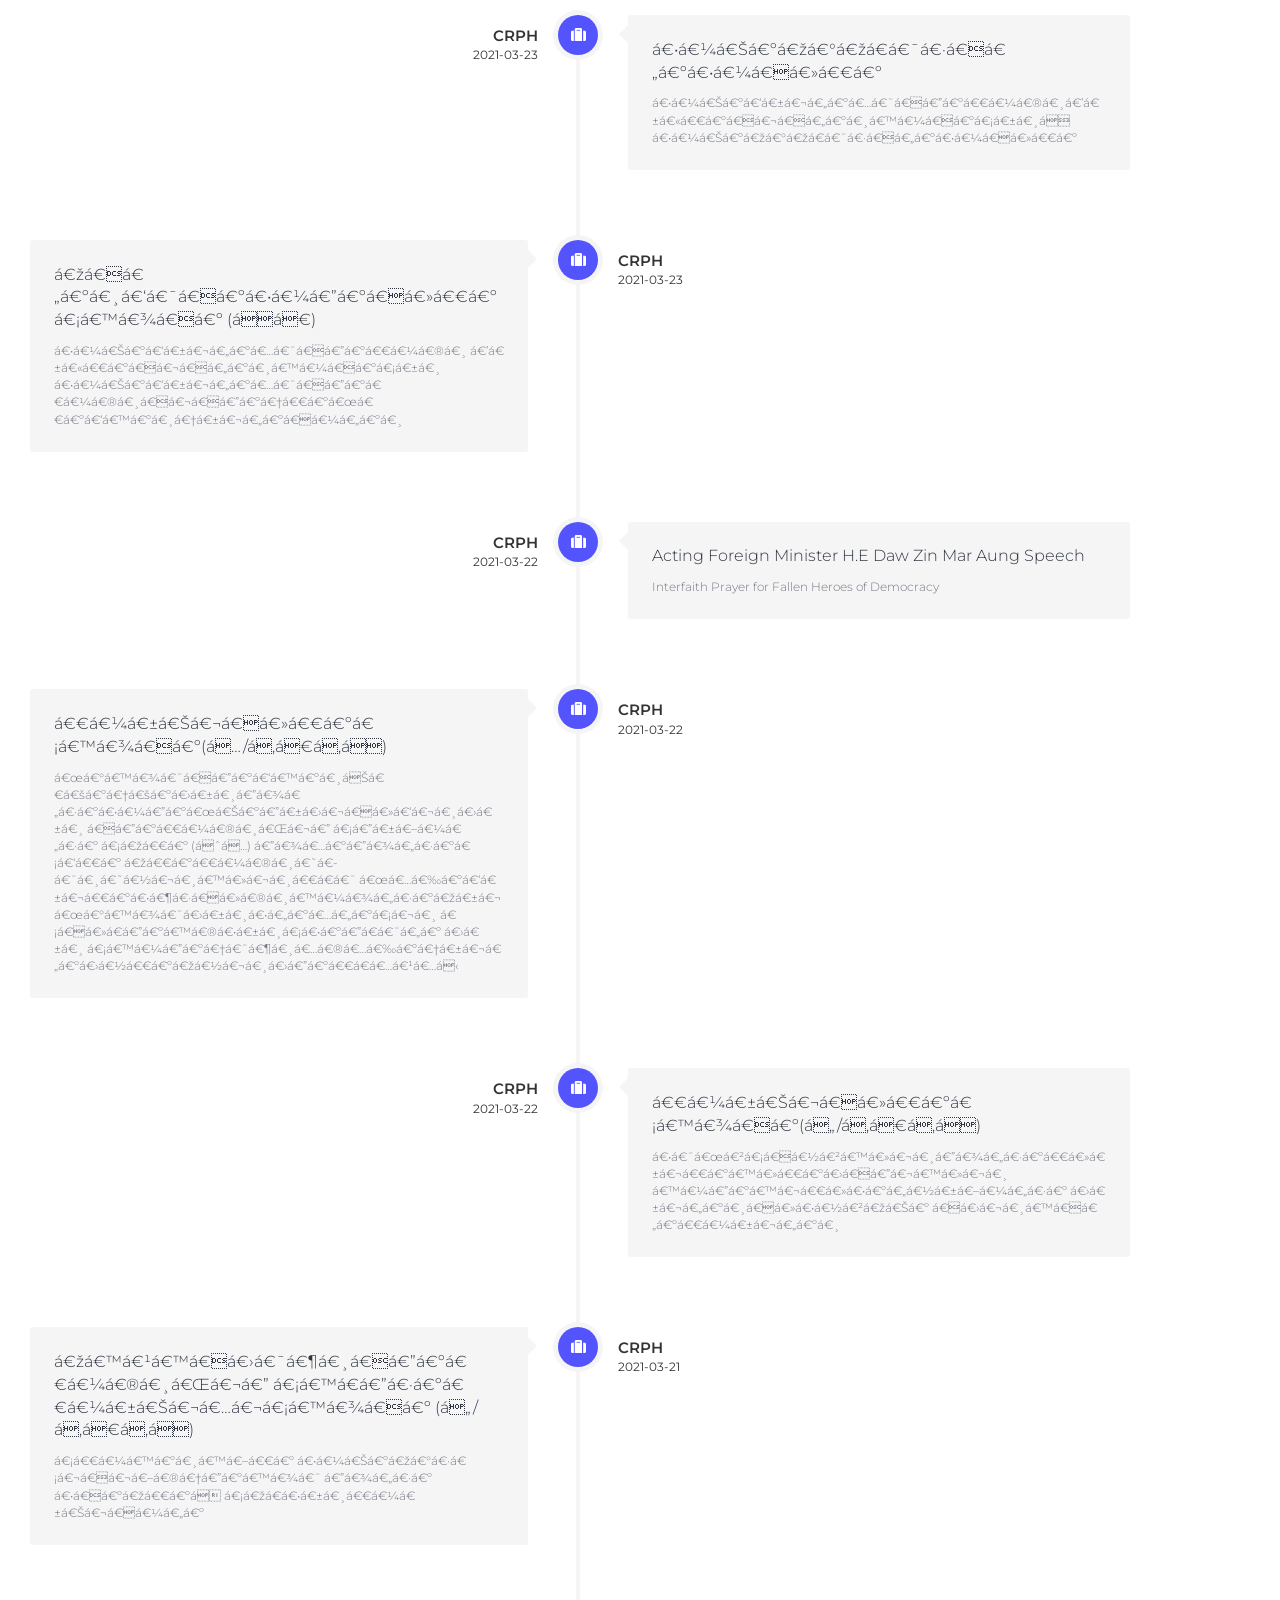
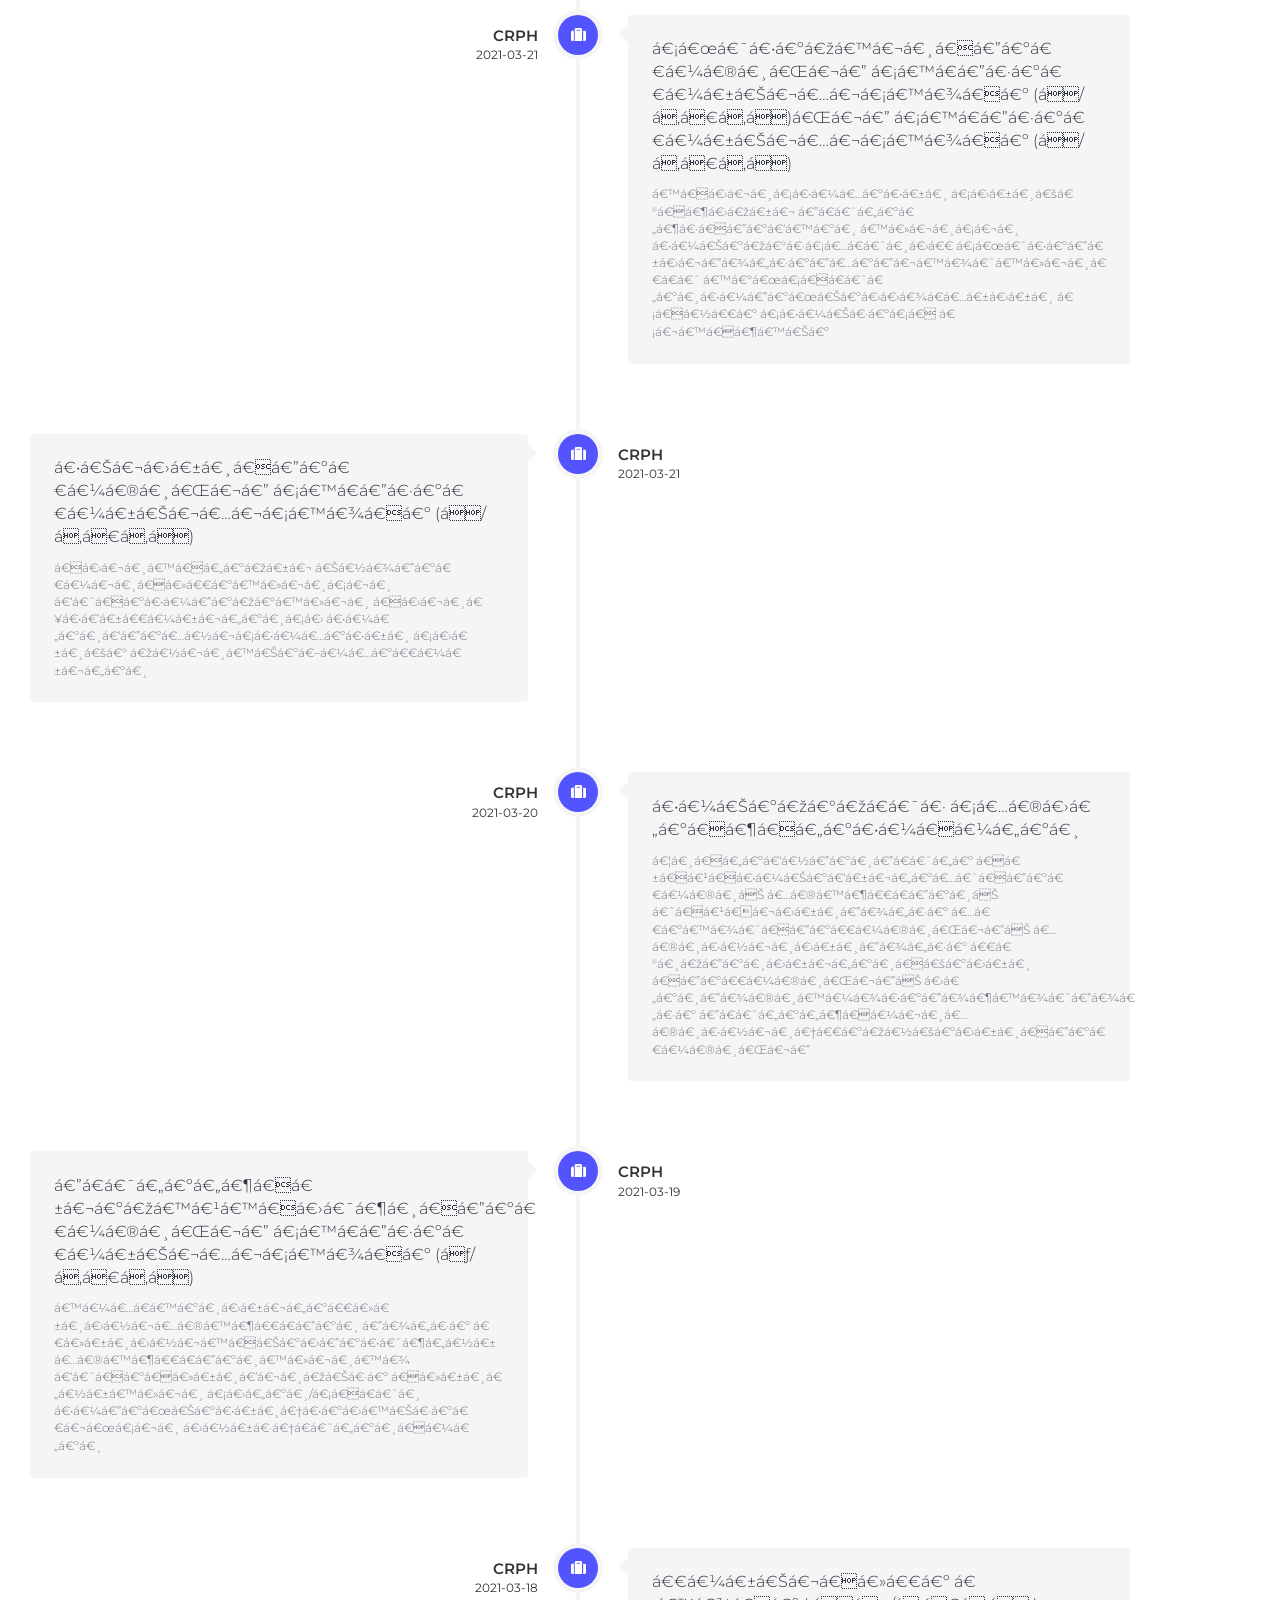
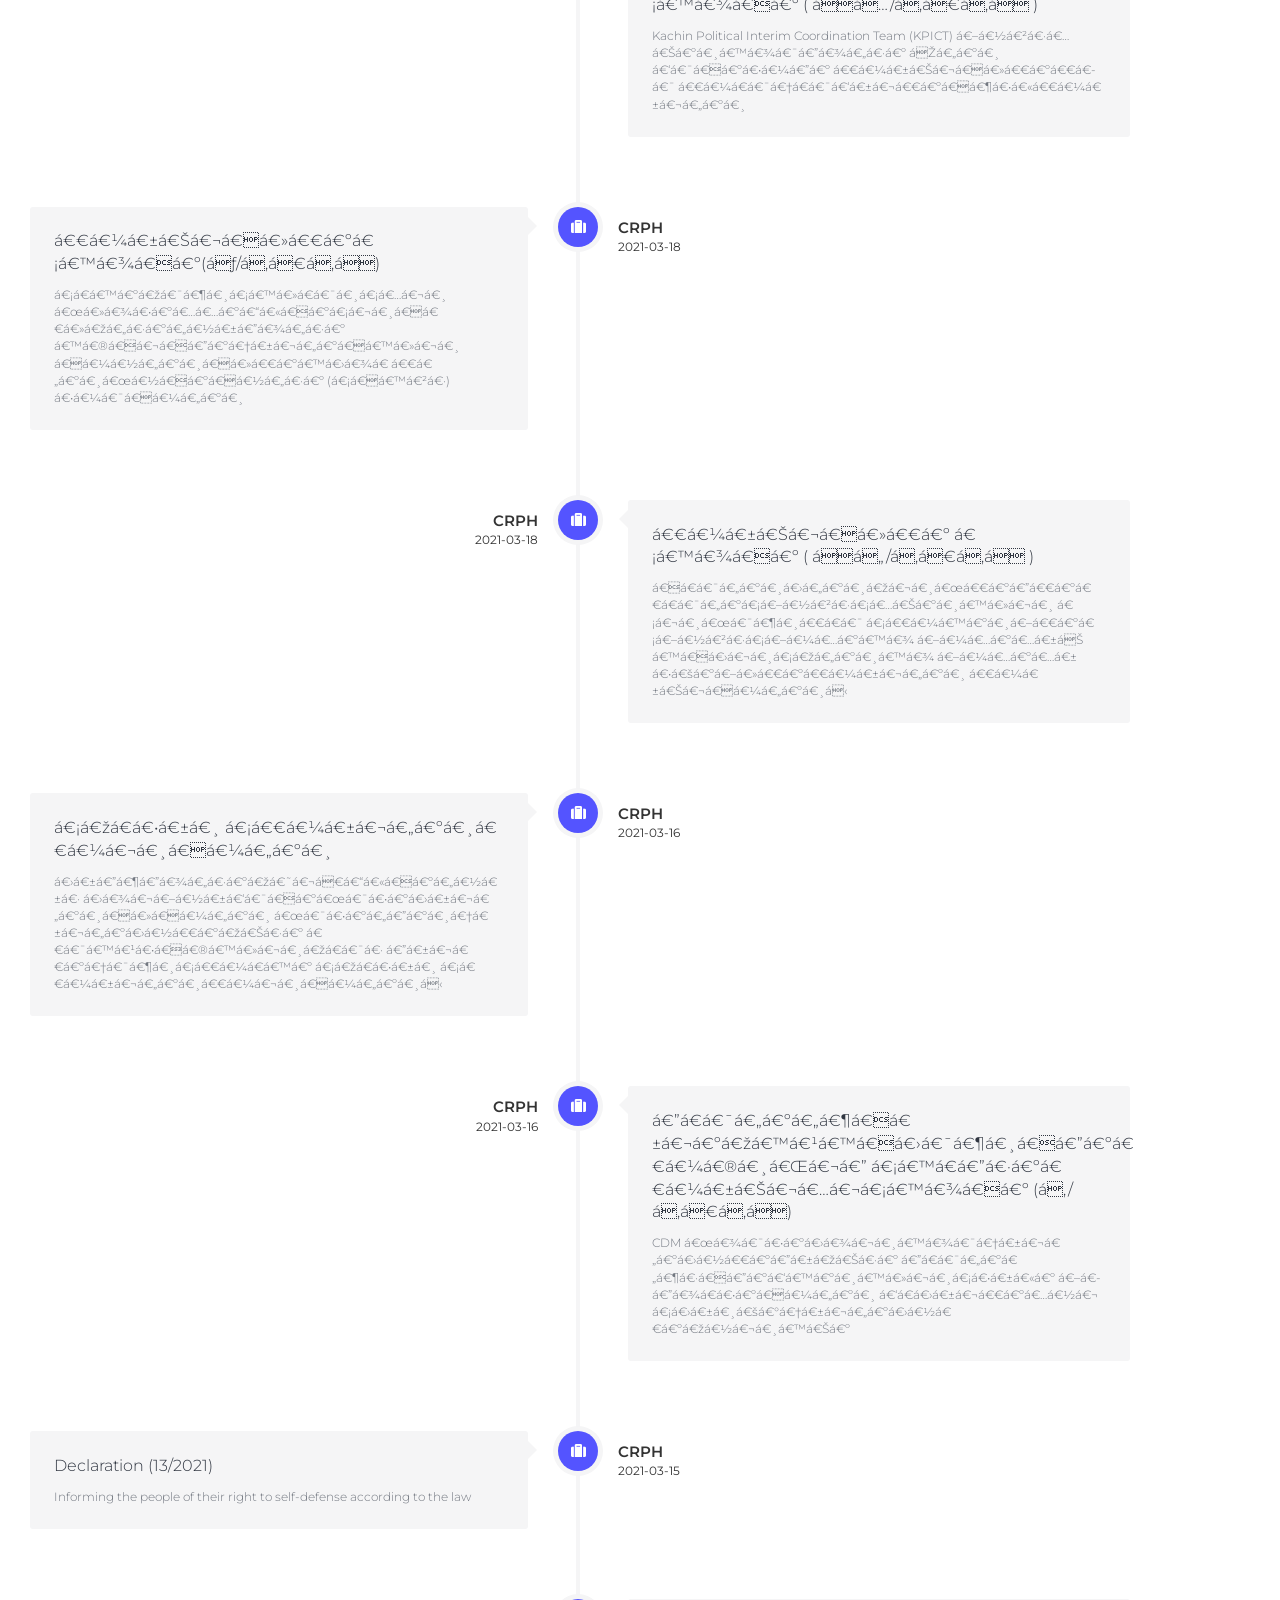
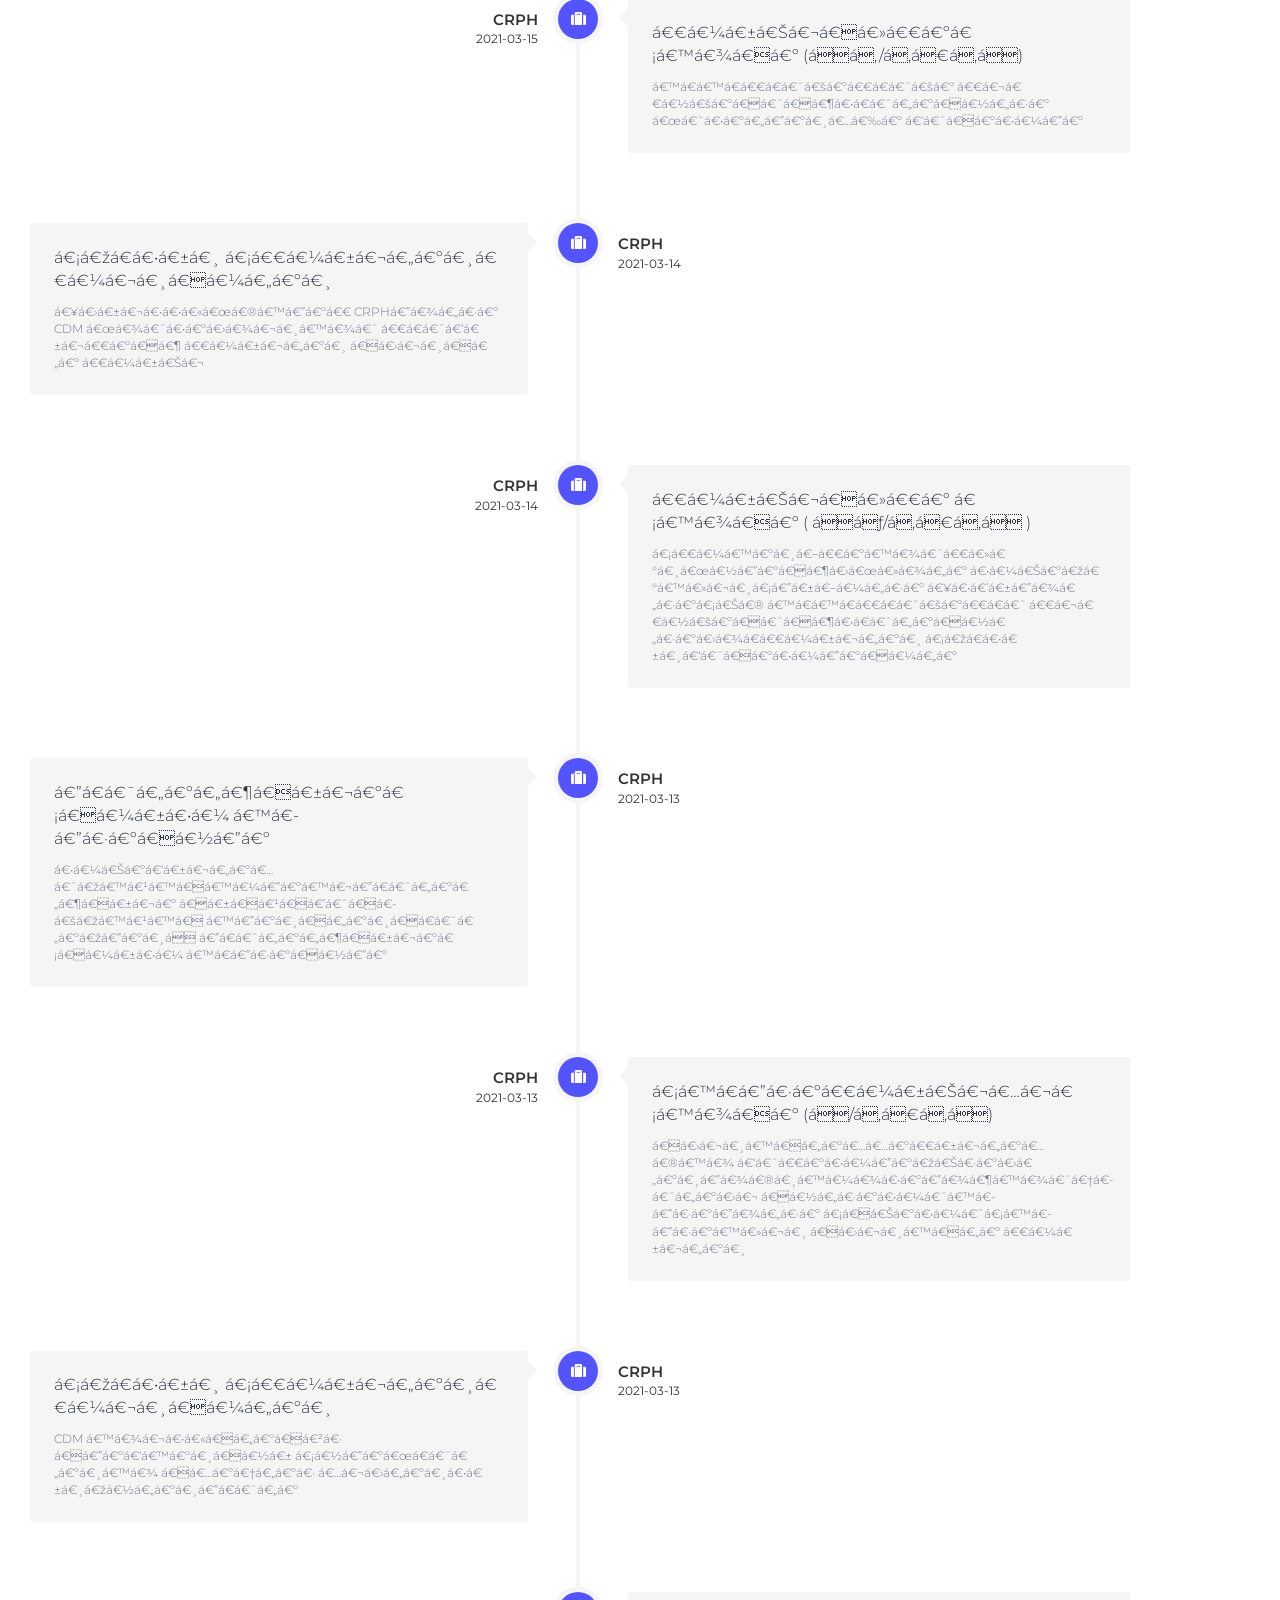
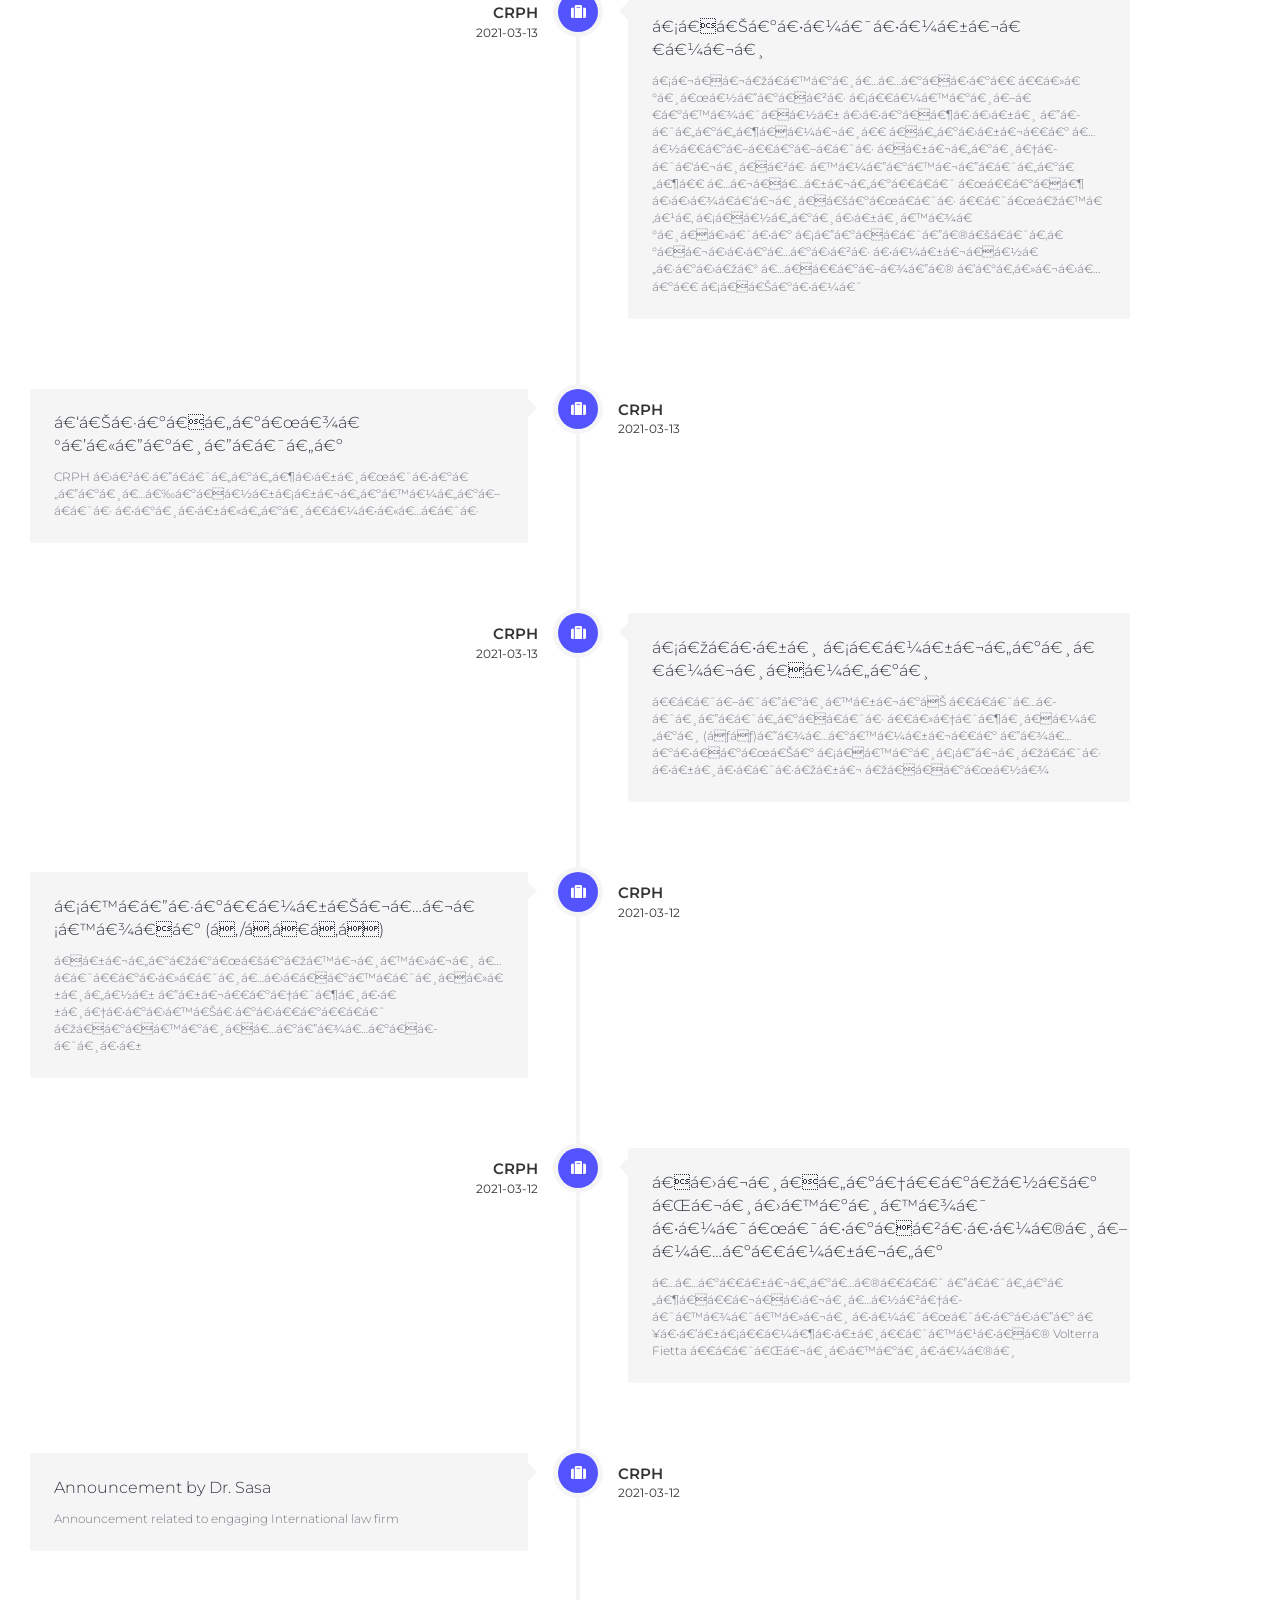
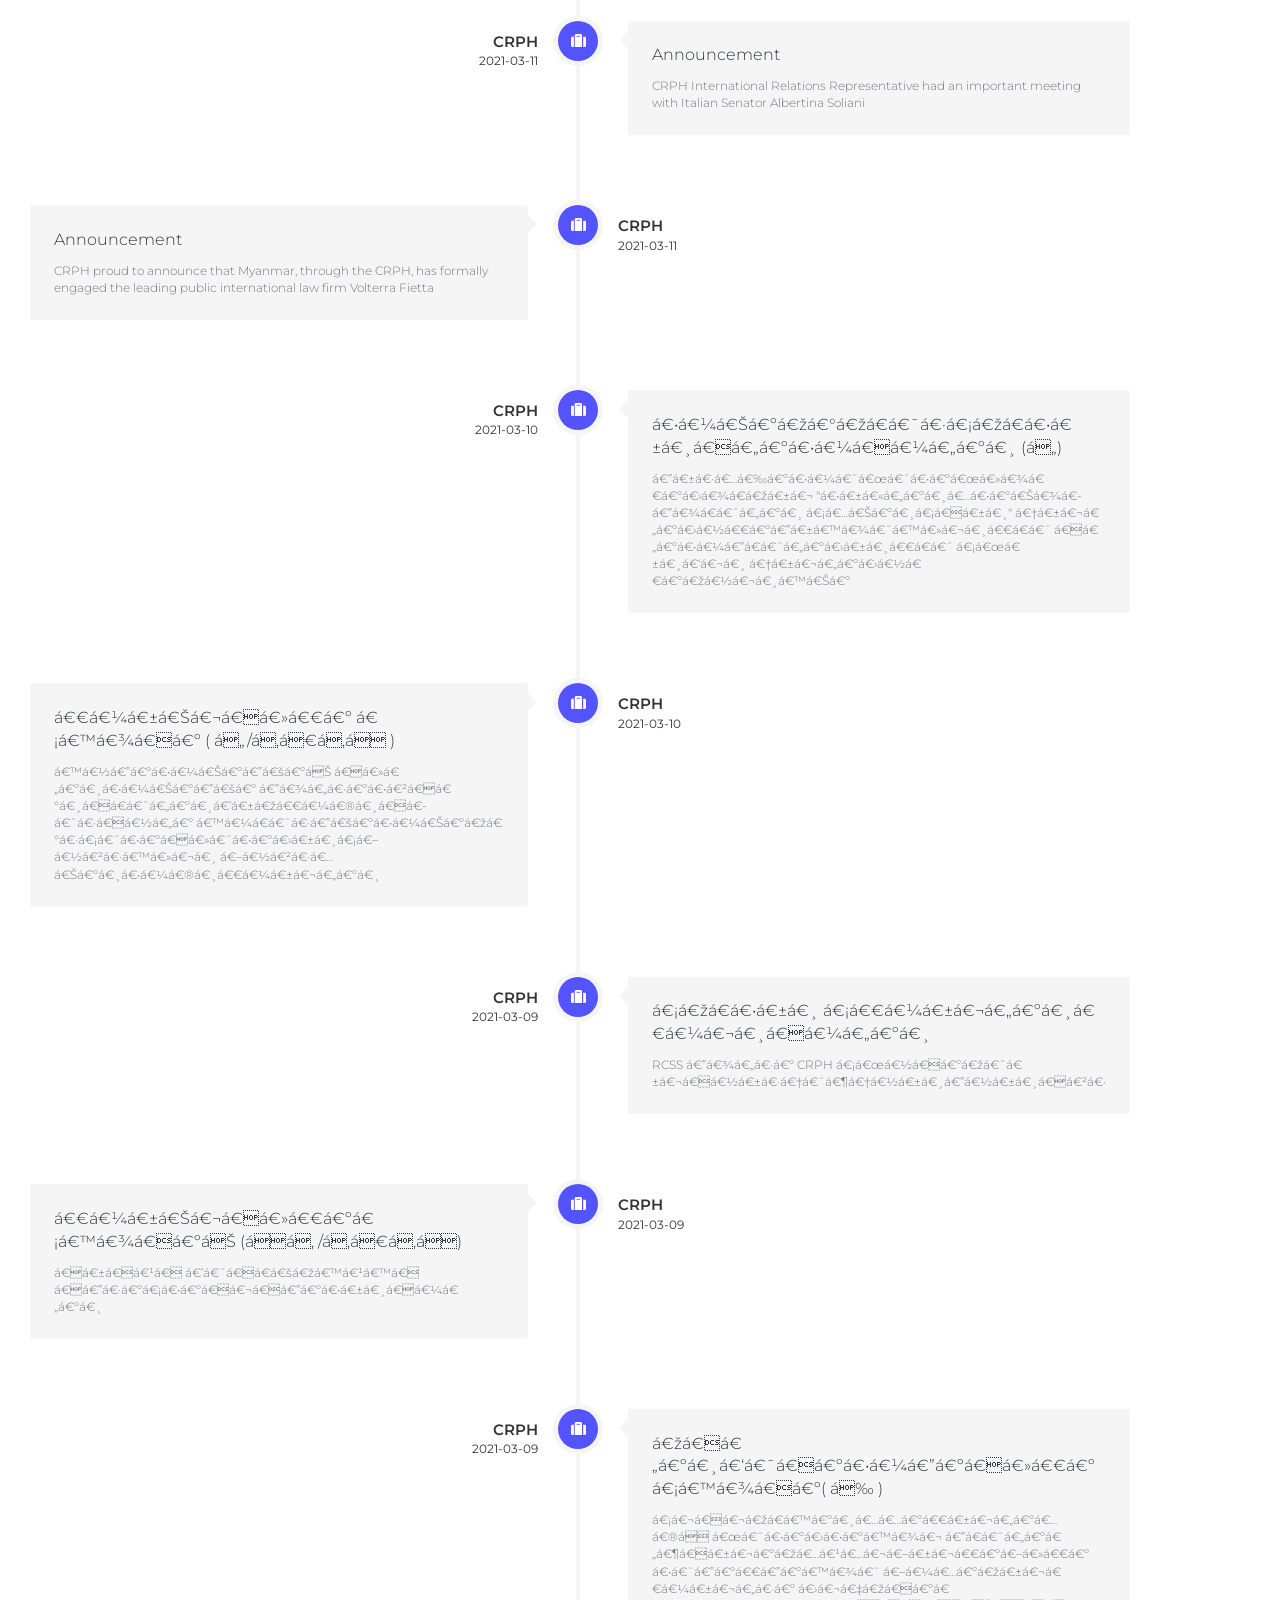
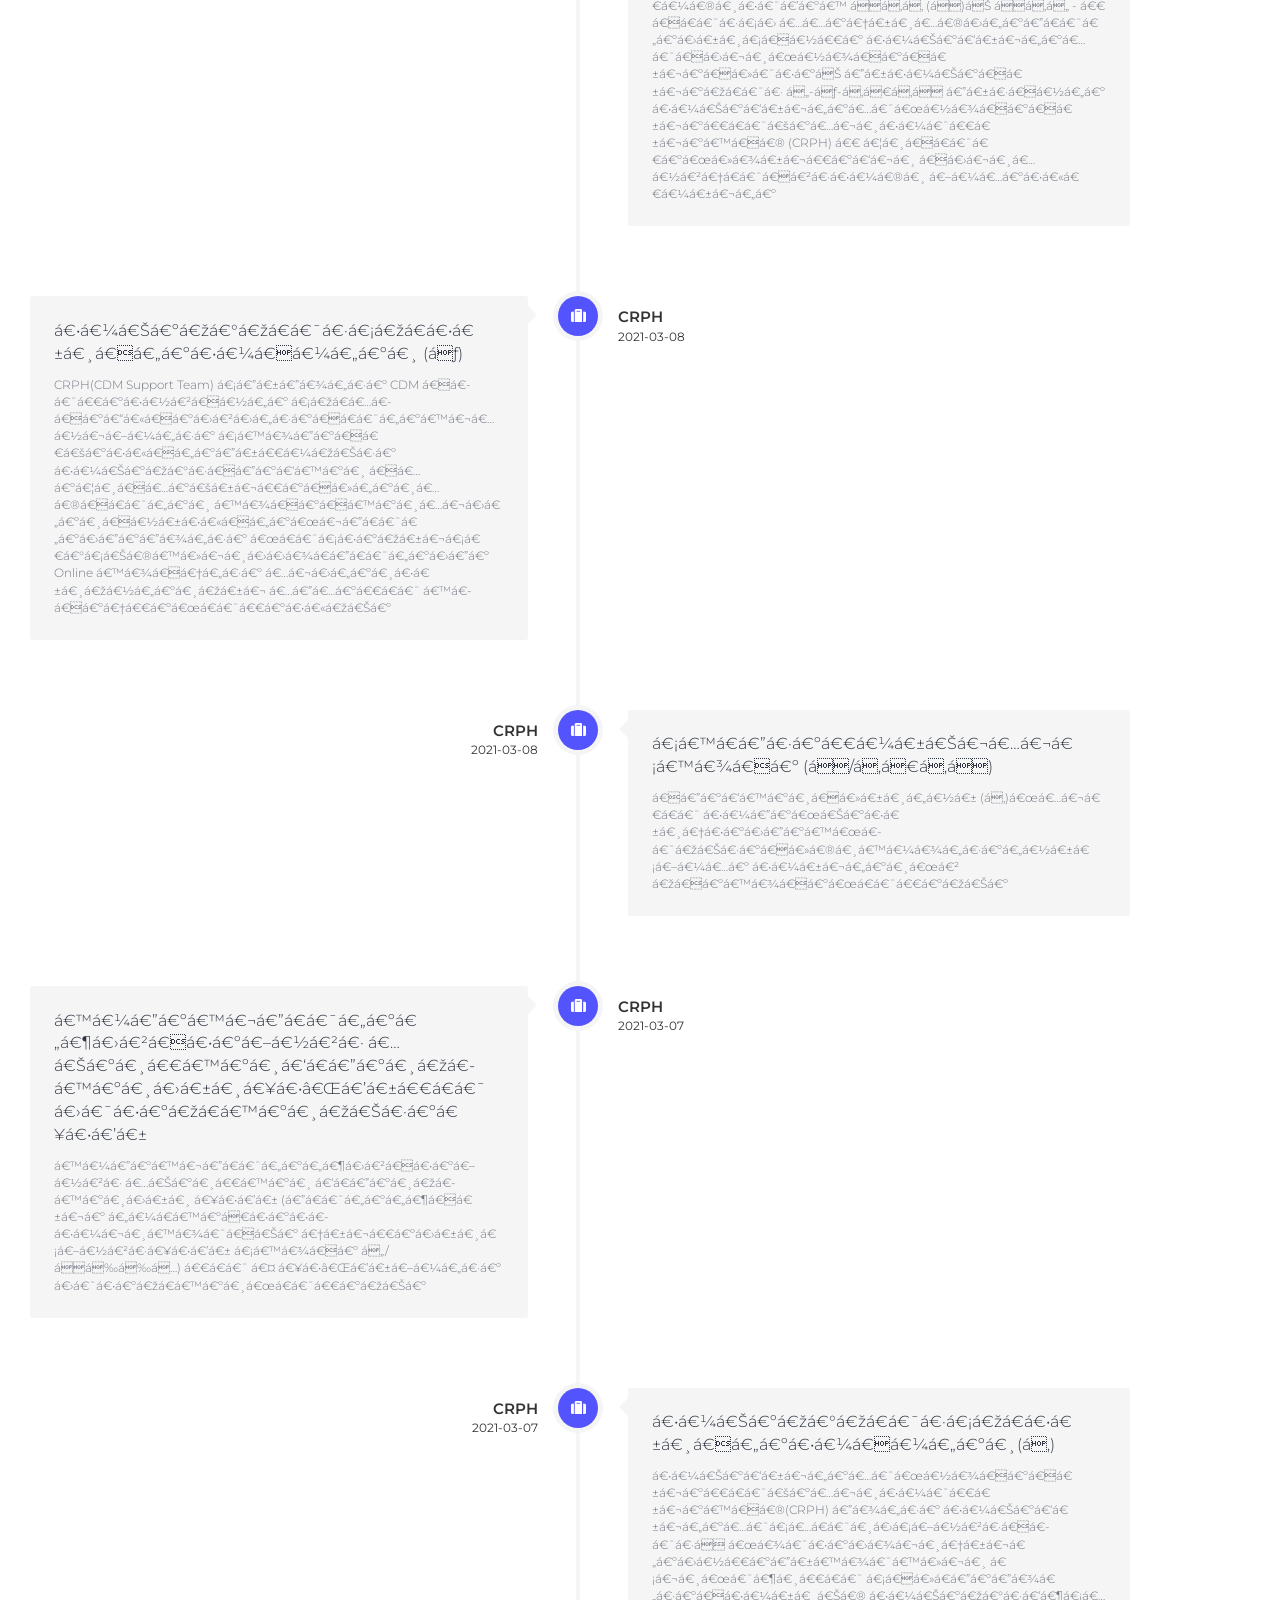
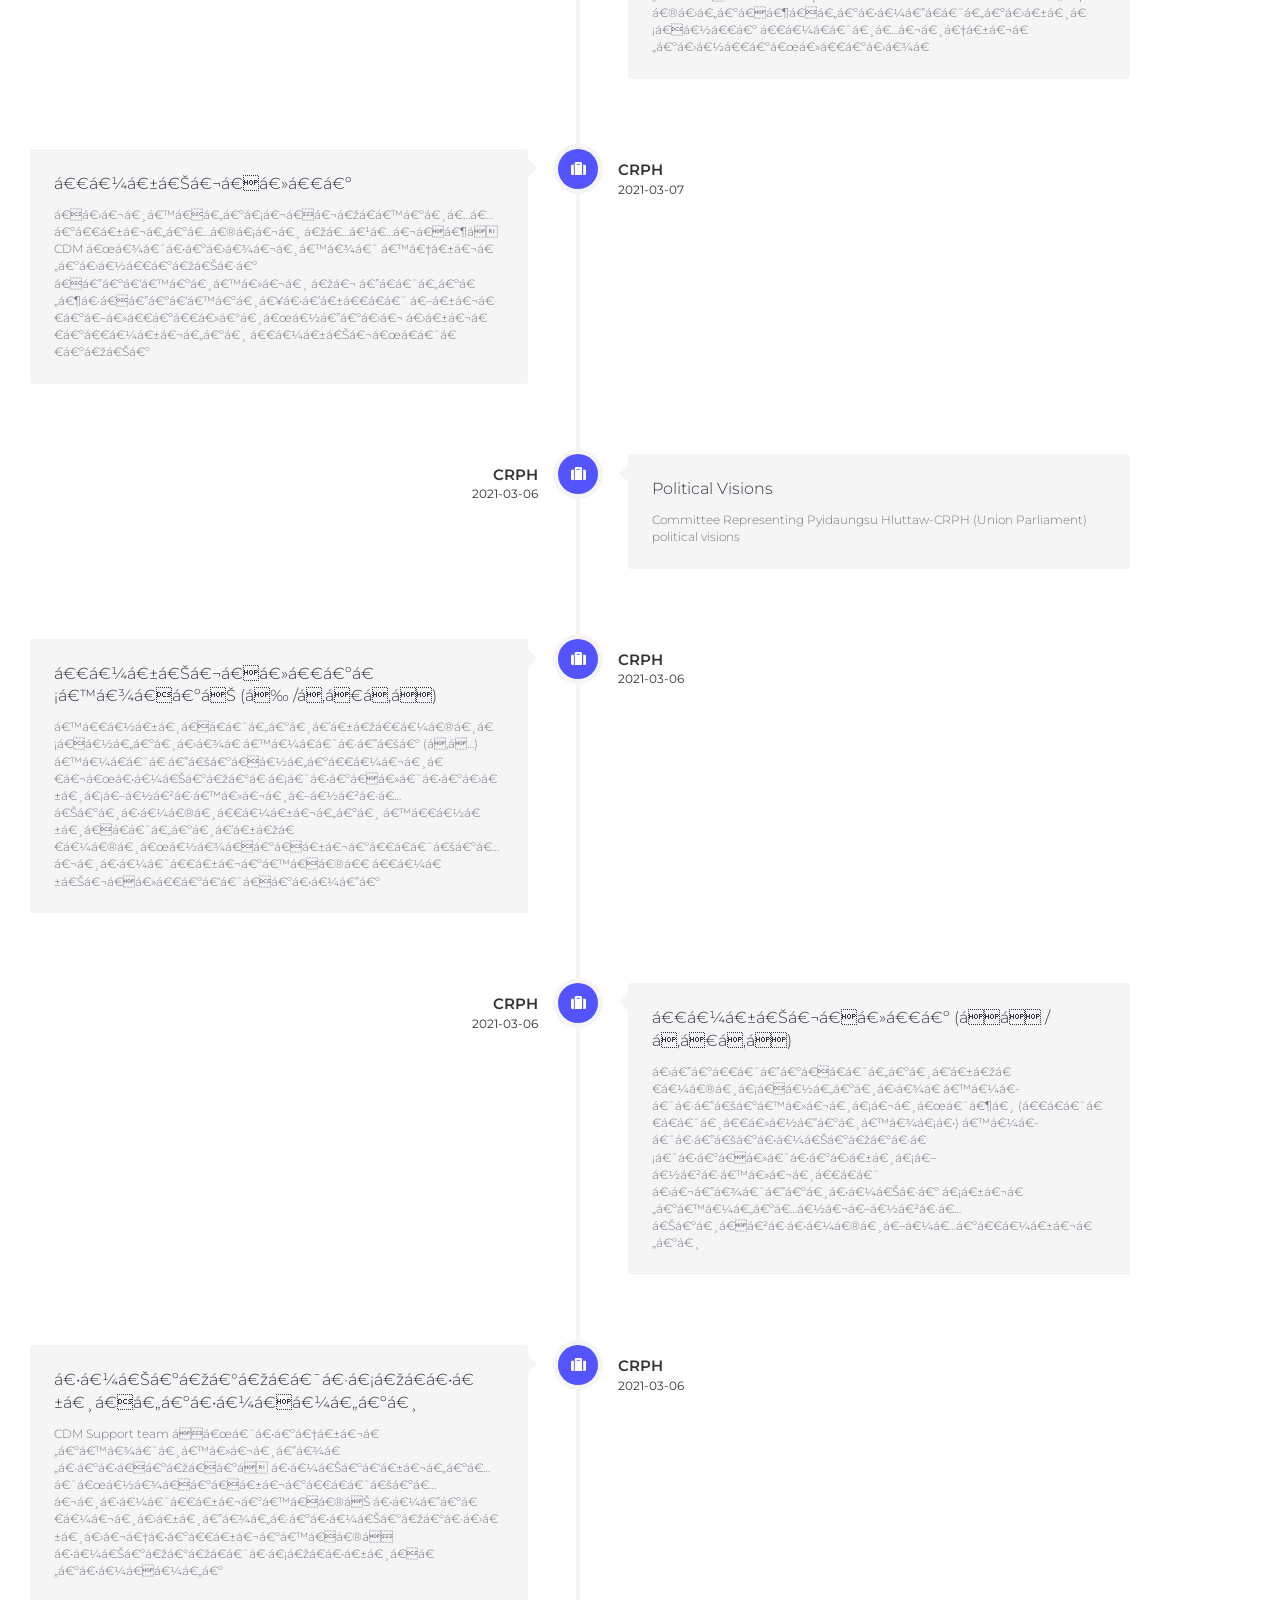
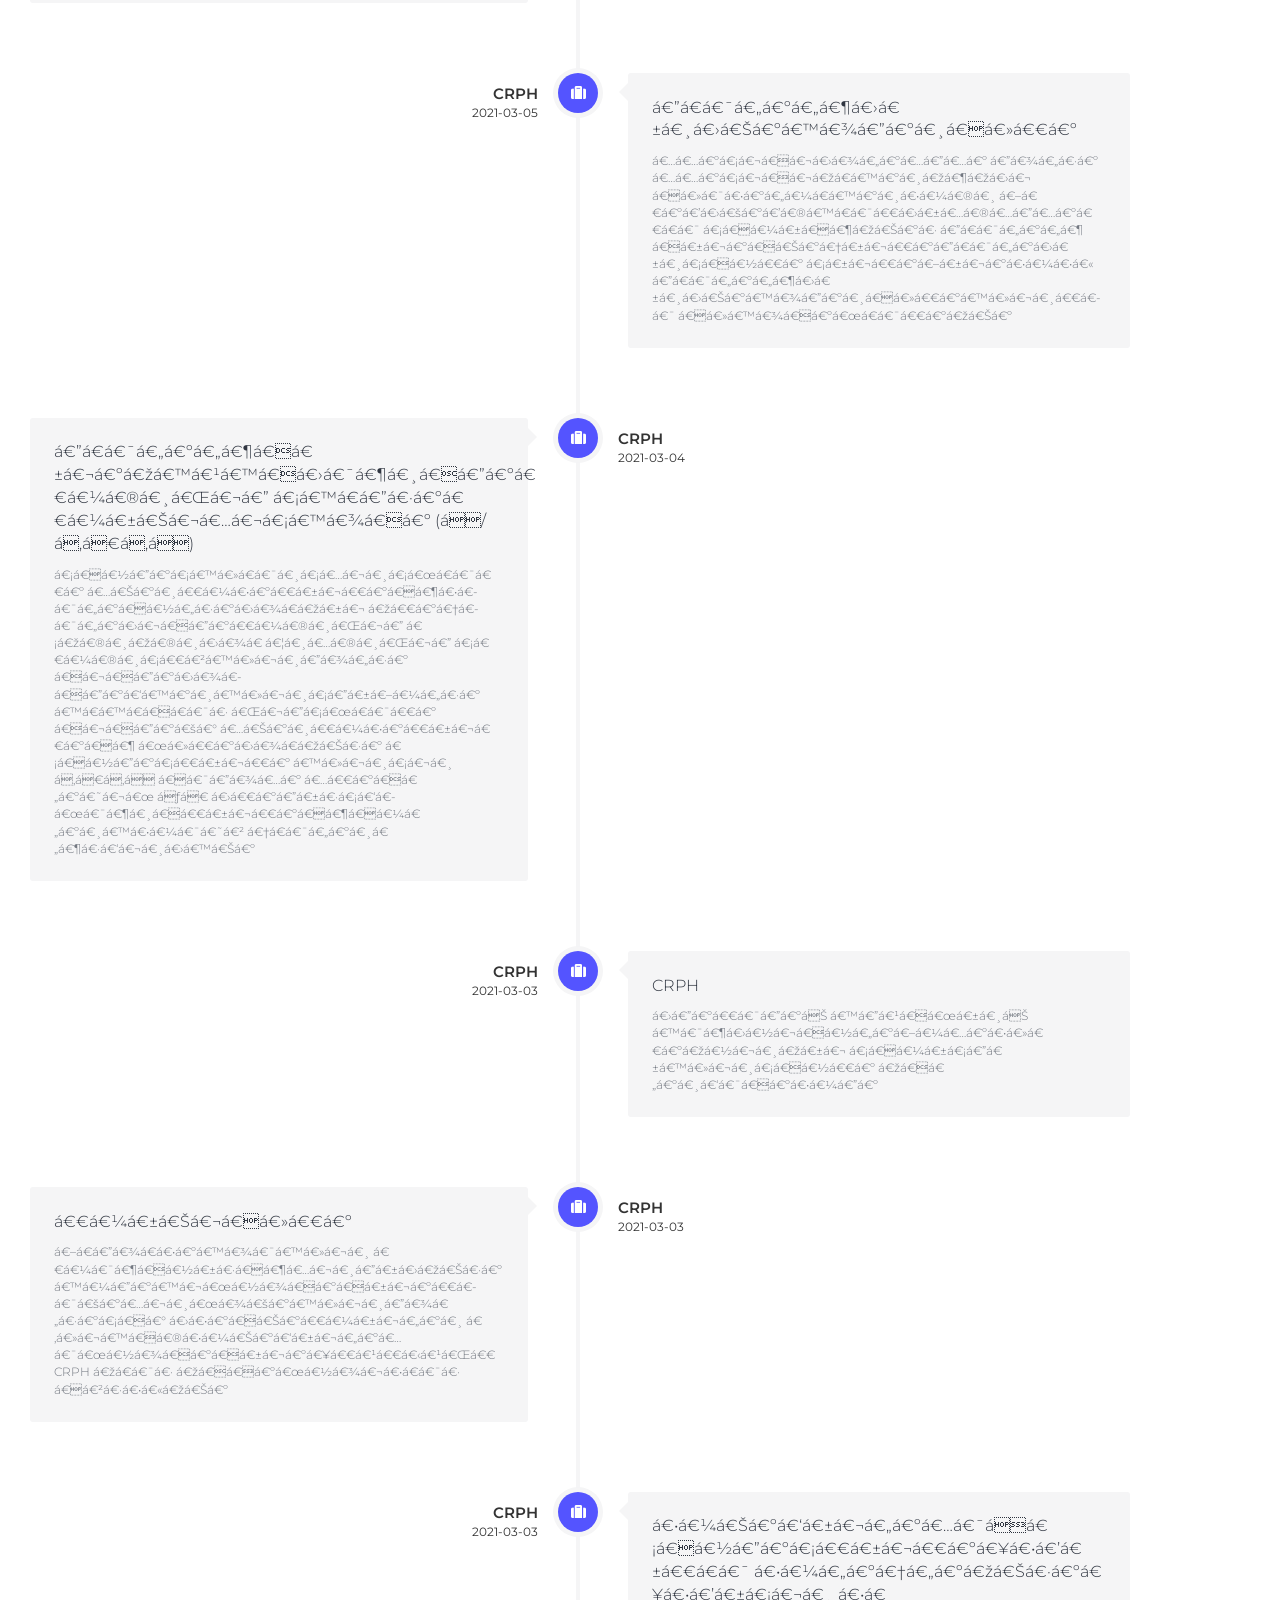
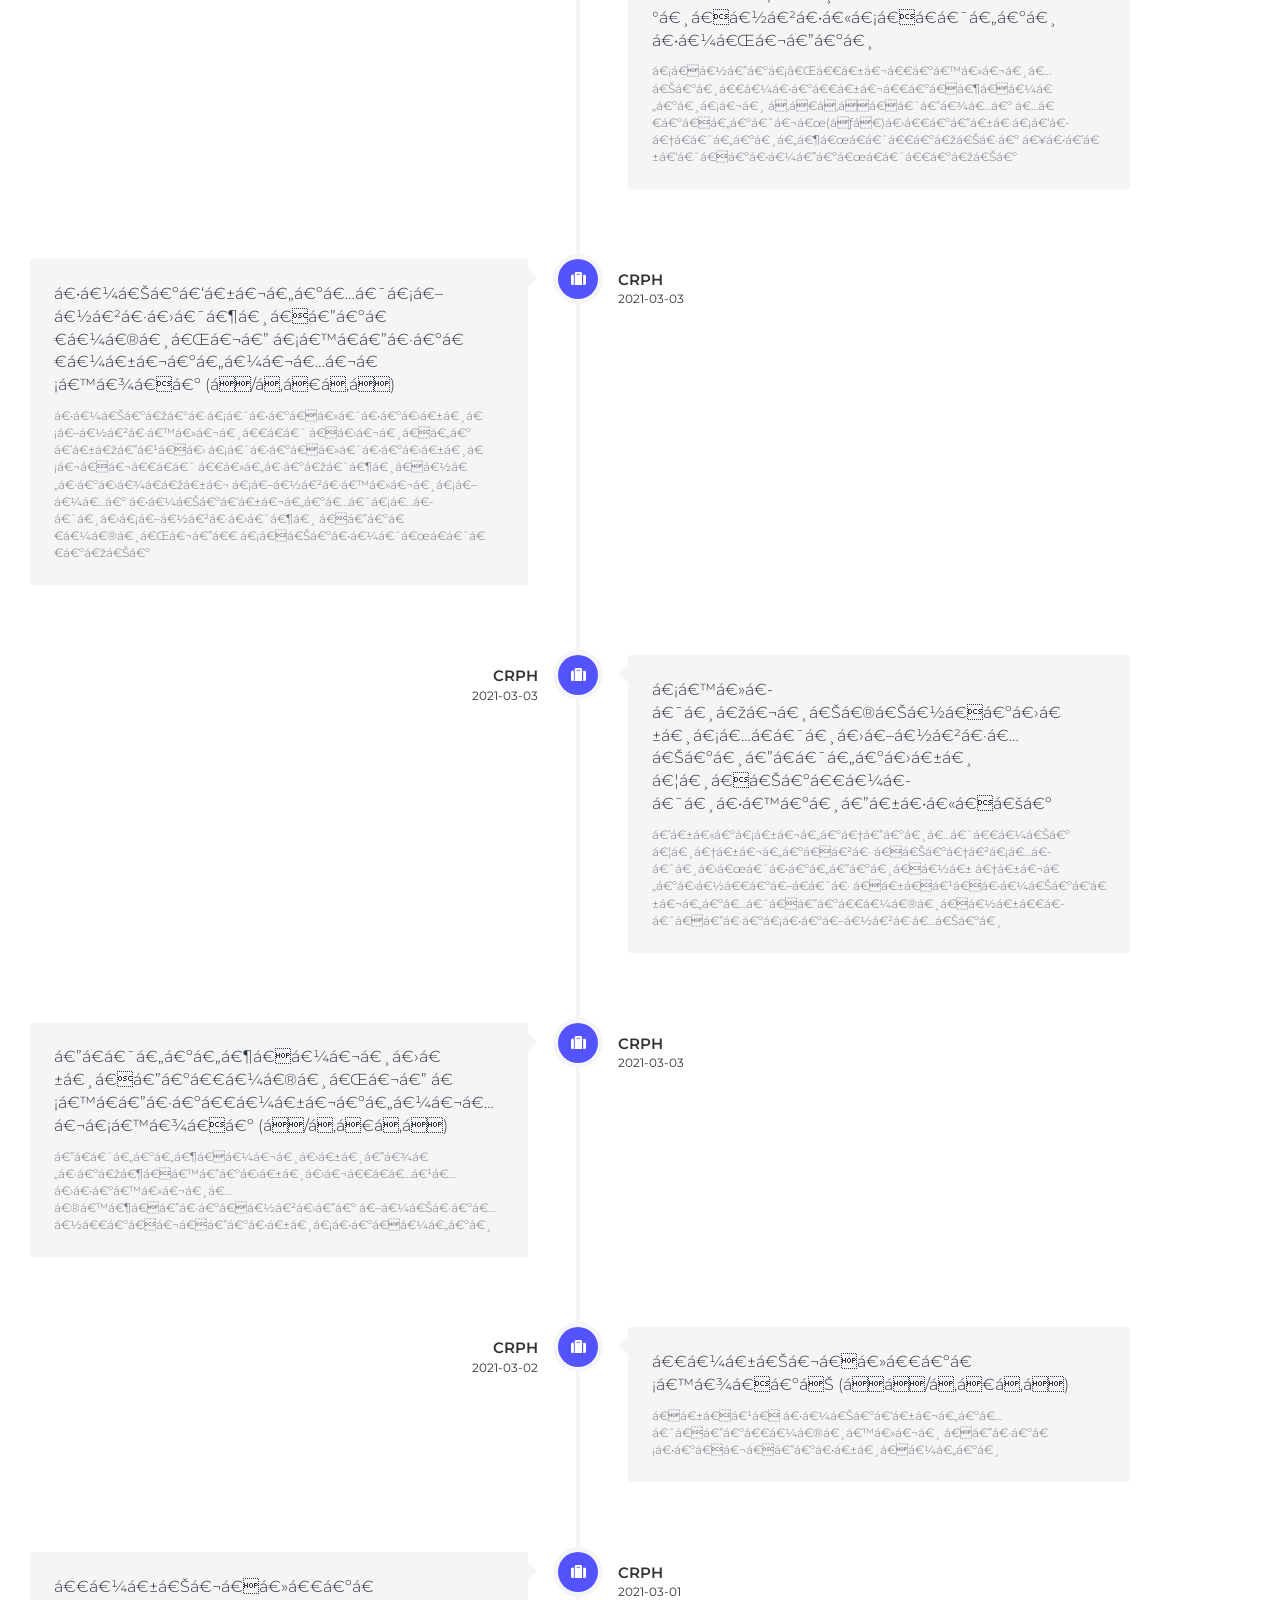
<file: home.html>
<html>
<head>
<link href="https://netdna.bootstrapcdn.com/bootstrap/3.0.3/css/bootstrap.min.css" rel="stylesheet" id="bootstrap-css">
<link rel="stylesheet" href="https://use.fontawesome.com/releases/v5.7.1/css/all.css" integrity="sha384-fnmOCqbTlWIlj8LyTjo7mOUStjsKC4pOpQbqyi7RrhN7udi9RwhKkMHpvLbHG9Sr" crossorigin="anonymous">
<link href="https://fonts.googleapis.com/css?family=Montserrat:300,400,500,600,700" rel="stylesheet">
<script src="https://netdna.bootstrapcdn.com/bootstrap/3.0.3/js/bootstrap.min.js"></script>
<script src="https://code.jquery.com/jquery-1.11.1.min.js"></script>
<style>
body {
  font-family: 'Montserrat', sans-serif!important;
  max-width:1160px;
}
.p-r-l-15 {
  padding: 15px 30px!important;
}
.fas{
	margin-top:12px;
}
img
{
	vertical-align: middle;
}
.img-responsive
{
	display: block;
	height: auto;
	max-width: 100%;
}
.img-rounded
{
	border-radius: 3px;
}
.img-thumbnail
{
	background-color: #fff;
	border: 1px solid #ededf0;
	border-radius: 3px;
	display: inline-block;
	height: auto;
	line-height: 1.428571429;
	max-width: 100%;
	moz-transition: all .2s ease-in-out;
	o-transition: all .2s ease-in-out;
	padding: 2px;
	transition: all .2s ease-in-out;
	webkit-transition: all .2s ease-in-out;
}
.img-circle
{
	border-radius: 50%;
}
.timeline-centered {
    position: relative;
    margin-bottom: 30px;
}

    .timeline-centered:before, .timeline-centered:after {
        content: " ";
        display: table;
    }

    .timeline-centered:after {
        clear: both;
    }

    .timeline-centered:before, .timeline-centered:after {
        content: " ";
        display: table;
    }

    .timeline-centered:after {
        clear: both;
    }

    .timeline-centered:before {
        content: '';
        position: absolute;
        display: block;
        width: 4px;
        background: #f5f5f6;
        left: 50%;
        top: 20px;
        bottom: 20px;
        margin-left: -4px;
    }

    .timeline-centered .timeline-entry {
        position: relative;
        width: 50%;
        float: right;
        margin-bottom: 70px;
        clear: both;
    }

        .timeline-centered .timeline-entry:before, .timeline-centered .timeline-entry:after {
            content: " ";
            display: table;
        }

        .timeline-centered .timeline-entry:after {
            clear: both;
        }

        .timeline-centered .timeline-entry:before, .timeline-centered .timeline-entry:after {
            content: " ";
            display: table;
        }

        .timeline-centered .timeline-entry:after {
            clear: both;
        }

        .timeline-centered .timeline-entry.begin {
            margin-bottom: 0;
        }

        .timeline-centered .timeline-entry.left-aligned {
            float: left;
        }

            .timeline-centered .timeline-entry.left-aligned .timeline-entry-inner {
                margin-left: 0;
                margin-right: -18px;
            }

                .timeline-centered .timeline-entry.left-aligned .timeline-entry-inner .timeline-time {
                    left: auto;
                    right: -100px;
                    text-align: left;
                }

                .timeline-centered .timeline-entry.left-aligned .timeline-entry-inner .timeline-icon {
                    float: right;
                }

                .timeline-centered .timeline-entry.left-aligned .timeline-entry-inner .timeline-label {
                    margin-left: 0;
                    margin-right: 70px;
                }

                    .timeline-centered .timeline-entry.left-aligned .timeline-entry-inner .timeline-label:after {
                        left: auto;
                        right: 0;
                        margin-left: 0;
                        margin-right: -9px;
                        -moz-transform: rotate(180deg);
                        -o-transform: rotate(180deg);
                        -webkit-transform: rotate(180deg);
                        -ms-transform: rotate(180deg);
                        transform: rotate(180deg);
                    }

        .timeline-centered .timeline-entry .timeline-entry-inner {
            position: relative;
            margin-left: -22px;
        }

            .timeline-centered .timeline-entry .timeline-entry-inner:before, .timeline-centered .timeline-entry .timeline-entry-inner:after {
                content: " ";
                display: table;
            }

            .timeline-centered .timeline-entry .timeline-entry-inner:after {
                clear: both;
            }

            .timeline-centered .timeline-entry .timeline-entry-inner:before, .timeline-centered .timeline-entry .timeline-entry-inner:after {
                content: " ";
                display: table;
            }

            .timeline-centered .timeline-entry .timeline-entry-inner:after {
                clear: both;
            }

            .timeline-centered .timeline-entry .timeline-entry-inner .timeline-time {
                position: absolute;
                left: -100px;
                text-align: right;
                min-width:90px;
                padding: 10px;
                -webkit-box-sizing: border-box;
                -moz-box-sizing: border-box;
                box-sizing: border-box;
            }

                .timeline-centered .timeline-entry .timeline-entry-inner .timeline-time > span {
                    display: block;
                }

                    .timeline-centered .timeline-entry .timeline-entry-inner .timeline-time > span:first-child {
                        font-size: 15px;
                        font-weight: 600;
                    }

                    .timeline-centered .timeline-entry .timeline-entry-inner .timeline-time > span:last-child {
                        font-size: 12px;
                    }

            .timeline-centered .timeline-entry .timeline-entry-inner .timeline-icon {
                background: #fff;
                color: #737881;
                display: block;
                width: 40px;
                height: 40px;
                -webkit-background-clip: padding-box;
                -moz-background-clip: padding;
                background-clip: padding-box;
                -webkit-border-radius: 20px;
                -moz-border-radius: 20px;
                border-radius: 20px;
                text-align: center;
                -moz-box-shadow: 0 0 0 5px #f5f5f6;
                -webkit-box-shadow: 0 0 0 5px #f5f5f6;
                box-shadow: 0 0 0 5px #f5f5f6;
                line-height: 40px;
                font-size: 15px;
                float: left;
            }

                .timeline-centered .timeline-entry .timeline-entry-inner .timeline-icon.bg-primary {
                    background-color: #5454ff;
                    color: #fff;
                }

                .timeline-centered .timeline-entry .timeline-entry-inner .timeline-icon.bg-secondary {
                    background-color: #ee4749;
                    color: #fff;
                }

                .timeline-centered .timeline-entry .timeline-entry-inner .timeline-icon.bg-success {
                    background-color: #00a651;
                    color: #fff;
                }

                .timeline-centered .timeline-entry .timeline-entry-inner .timeline-icon.bg-info {
                    background-color: #21a9e1;
                    color: #fff;
                }

                .timeline-centered .timeline-entry .timeline-entry-inner .timeline-icon.bg-warning {
                    background-color: #fad839;
                    color: #fff;
                }

                .timeline-centered .timeline-entry .timeline-entry-inner .timeline-icon.bg-danger {
                    background-color: #fcb102;
                    color: #fff;
                }

            .timeline-centered .timeline-entry .timeline-entry-inner .timeline-label {
                position: relative;
                background: #f5f5f6;
                padding: 1.7em;
                margin-left: 70px;
                -webkit-background-clip: padding-box;
                -moz-background-clip: padding;
                background-clip: padding-box;
                -webkit-border-radius: 3px;
                -moz-border-radius: 3px;
                border-radius: 3px;
            }

                .timeline-centered .timeline-entry .timeline-entry-inner .timeline-label:after {
                    content: '';
                    display: block;
                    position: absolute;
                    width: 0;
                    height: 0;
                    border-style: solid;
                    border-width: 9px 9px 9px 0;
                    border-color: transparent #f5f5f6 transparent transparent;
                    left: 0;
                    top: 10px;
                    margin-left: -9px;
                }

                .timeline-centered .timeline-entry .timeline-entry-inner .timeline-label h2, .timeline-centered .timeline-entry .timeline-entry-inner .timeline-label p {
                    color: #737881;
                    font-family: 'Montserrat', sans-serif;
                    font-size: 12px;
                  font-weight:300;
                    margin: 0;
                    line-height: 1.428571429;
                }

                    .timeline-centered .timeline-entry .timeline-entry-inner .timeline-label p + p {
                        margin-top: 15px;
                    }

                .timeline-centered .timeline-entry .timeline-entry-inner .timeline-label h2 {
                    font-size: 16px;
                    margin-bottom: 10px;
                  color: #303641;
                }

                    .timeline-centered .timeline-entry .timeline-entry-inner .timeline-label h2 a {
                        color: #303641;
                    }

                    .timeline-centered .timeline-entry .timeline-entry-inner .timeline-label h2 span {
                        -webkit-opacity: .6;
                        -moz-opacity: .6;
                        opacity: .6;
                        -ms-filter: alpha(opacity=60);
                        filter: alpha(opacity=60);
                    }

</style>
</head>
<body>

<div class="container-fluid ">
	<div class="row p-r-l-15">
		<div class="timeline-centered">
    
	<article class="timeline-entry">
		    <div class="timeline-entry-inner">
			<time class="timeline-time" datetime="2014-01-10T03:45"><span>CRPH</span><span>2021-03-23</span></time>
			<div class="timeline-icon bg-primary">
			<i class="fas fa-suitcase"></i>
			</div>
			<div class="timeline-label">
				<h2><a href="https://www.facebook.com/crph.official.mm/posts/139351704857476">ပြည်သူသို့တင်ပြချက်</a></h2>
				<p>ပြည်ထောင်စုဝန်ကြီးဒေါက်တာဝင်းမြတ်အေး၏ ပြည်သူသို့တင်ပြချက်</p>
			</div>
		</div>
	</article>
<article class="timeline-entry">
		    <div class="timeline-entry-inner">
			<time class="timeline-time" datetime="2014-01-10T03:45"><span>CRPH</span><span>2021-03-23</span></time>
			<div class="timeline-icon bg-primary">
			<i class="fas fa-suitcase"></i>
			</div>
			<div class="timeline-label">
				<h2><a href="https://www.facebook.com/crph.official.mm/posts/139253208200659">သတင်းထုတ်ပြန်ချက် အမှတ် (၁၀)</a></h2>
				<p>ပြည်ထောင်စုဝန်ကြီး ဒေါက်တာဝင်းမြတ်အေး ပြည်ထောင်စုဝန်ကြီးတာဝန်ဆက်လက်ထမ်းဆောင်ခြင်း </p>
			</div>
		</div>
	</article>
<article class="timeline-entry">
		    <div class="timeline-entry-inner">
			<time class="timeline-time" datetime="2014-01-10T03:45"><span>CRPH</span><span>2021-03-22</span></time>
			<div class="timeline-icon bg-primary">
			<i class="fas fa-suitcase"></i>
			</div>
			<div class="timeline-label">
				<h2><a href="https://www.facebook.com/crph.official.mm/posts/139107004881946">Acting Foreign Minister H.E Daw Zin Mar Aung Speech</a></h2>
				<p>Interfaith Prayer for Fallen Heroes of Democracy</p>
			</div>
		</div>
	</article>
<article class="timeline-entry">
		    <div class="timeline-entry-inner">
			<time class="timeline-time" datetime="2014-01-10T03:45"><span>CRPH</span><span>2021-03-22</span></time>
			<div class="timeline-icon bg-primary">
			<i class="fas fa-suitcase"></i>
			</div>
			<div class="timeline-label">
				<h2><a href="https://www.facebook.com/crph.official.mm/posts/138760284916618">ကြေညာချက်အမှတ်(၅/၂၀၂၁)
</a></h2>
				<p>လူမှုဝန်ထမ်း၊ကယ်ဆယ်ရေးနှင့်ပြန်လည်နေရာချထားရေး ဝန်ကြီးဌာန အနေဖြင့် အသက် (၈၅) နှစ်နှင့်အထက် သက်ကြီးဘိုးဘွားများကို လစဉ်ထောက်ပံ့ချီးမြှင့်သော လူမှုရေးပင်စင်အား အချိန်မီပေးအပ်နိုင်
ရေး အမြန်ဆုံးစီစဉ်ဆောင်ရွက်သွားရန်ကိစ္စ။</p>
			</div>
		</div>
	</article>
<article class="timeline-entry">
		    <div class="timeline-entry-inner">
			<time class="timeline-time" datetime="2014-01-10T03:45"><span>CRPH</span><span>2021-03-22</span></time>
			<div class="timeline-icon bg-primary">
			<i class="fas fa-suitcase"></i>
			</div>
			<div class="timeline-label">
				<h2><a href="https://www.facebook.com/crph.official.mm/posts/138758498250130">ကြေညာချက်အမှတ်(၄/၂၀၂၁)</a></h2>
				<p>ပုလဲအတွဲများနှင့်ကျောက်မျက်ရတနာများ မြန်မာကျပ်ငွေဖြင့် ရောင်းချပွဲသည် တရားမဝင်ကြောင်း</p>
			</div>
		</div>
	</article>
<article class="timeline-entry">
		    <div class="timeline-entry-inner">
			<time class="timeline-time" datetime="2014-01-10T03:45"><span>CRPH</span><span>2021-03-21</span></time>
			<div class="timeline-icon bg-primary">
			<i class="fas fa-suitcase"></i>
			</div>
			<div class="timeline-label">
				<h2><a href="https://www.facebook.com/crph.official.mm/posts/138280424964604">သမ္မတရုံးဝန်ကြီးဌာန
အမိန့်ကြေညာစာအမှတ် (၄/၂၀၂၁)</a></h2>
				<p>အကြမ်းမဖက် ပြည်သူ့အာဏာဖီဆန်မှု နှင့် ပတ်သက်၍ အသိပေးကြေညာခြင်</p>
			</div>
		</div>
	</article>
<article class="timeline-entry">
		    <div class="timeline-entry-inner">
			<time class="timeline-time" datetime="2014-01-10T03:45"><span>CRPH</span><span>2021-03-21</span></time>
			<div class="timeline-icon bg-primary">
			<i class="fas fa-suitcase"></i>
			</div>
			<div class="timeline-label">
				<h2><a href="https://www.facebook.com/crph.official.mm/posts/138276044965042">အလုပ်သမားဝန်ကြီးဌာန
အမိန့်ကြေညာစာအမှတ် (၁/၂၀၂၁)ဌာန
အမိန့်ကြေညာစာအမှတ် (၁/၂၀၂၁)</a></h2>
				<p>မတရားအပြစ်ပေး အရေးယူခံရသော နိုင်ငံ့ဝန်ထမ်း များအား ပြည်သူ့အစိုးရက အလုပ်နေရာနှင့်နစ်နာမှုများကို မူလအတိုင်းပြန်လည်ရရှိစေရေး အတွက် အပြည့်အဝ အာမခံမည်</p>
			</div>
		</div>
	</article>
<article class="timeline-entry">
		    <div class="timeline-entry-inner">
			<time class="timeline-time" datetime="2014-01-10T03:45"><span>CRPH</span><span>2021-03-21</span></time>
			<div class="timeline-icon bg-primary">
			<i class="fas fa-suitcase"></i>
			</div>
			<div class="timeline-label">
				<h2><a href="https://www.facebook.com/crph.official.mm/posts/138275361631777">ပညာရေးဝန်ကြီးဌာန
အမိန့်ကြေညာစာအမှတ် (၁/၂၀၂၁)</a></h2>
				<p>တရားမဝင်သော ညွှန်ကြားချက်များအား ထုတ်ပြန်သူများ တရားဥပဒေကြောင်းအရ ပြင်းထန်စွာအပြစ်ပေး အရေးယူ သွားမည်ဖြစ်ကြောင်း </p>
			</div>
		</div>
	</article>
<article class="timeline-entry">
		    <div class="timeline-entry-inner">
			<time class="timeline-time" datetime="2014-01-10T03:45"><span>CRPH</span><span>2021-03-20</span></time>
			<div class="timeline-icon bg-primary">
			<i class="fas fa-suitcase"></i>
			</div>
			<div class="timeline-label">
				<h2><a href="https://www.facebook.com/crph.official.mm/posts/137784588347521">ပြည်သူသို့ အစီရင်ခံတင်ပြခြင်း</a></h2>
				<p>ဦးတင်ထွန်းနိုင်
ခေတ္တပြည်ထောင်စုဝန်ကြီး၊ စီမံကိန်း၊ ဘဏ္ဍာရေးနှင့် စက်မှုဝန်ကြီးဌာန၊
စီးပွားရေးနှင့် ကူးသန်းရောင်းဝယ်ရေး ဝန်ကြီးဌာန၊ ရင်းနှီးမြှပ်နှံမှုနှင့် နိုင်ငံခြားစီးပွားဆက်သွယ်ရေးဝန်ကြီးဌာန</p>
			</div>
		</div>
	</article>
<article class="timeline-entry">
		    <div class="timeline-entry-inner">
			<time class="timeline-time" datetime="2014-01-10T03:45"><span>CRPH</span><span>2021-03-19</span></time>
			<div class="timeline-icon bg-primary">
			<i class="fas fa-suitcase"></i>
			</div>
			<div class="timeline-label">
				<h2><a href="https://www.facebook.com/crph.official.mm/posts/137279828397997">နိုင်ငံတော်သမ္မတရုံးဝန်ကြီးဌာန
အမိန့်ကြေညာစာအမှတ် (၃/၂၀၂၁)</a></h2>
				<p>မြစိမ်းရောင်ကျေးရွာစီမံကိန်း နှင့် ကျေးရွာမတည်ရန်ပုံငွေ စီမံကိန်းများမှ ထုတ်ချေးထားသည့် ချေးငွေများ အရင်း/အတိုး ပြန်လည်ပေးဆပ်ရမည့်ကာလအား  ရွေ့ဆိုင်းခြင်း</p>
			</div>
		</div>
	</article>
<article class="timeline-entry">
		    <div class="timeline-entry-inner">
			<time class="timeline-time" datetime="2014-01-10T03:45"><span>CRPH</span><span>2021-03-18</span></time>
			<div class="timeline-icon bg-primary">
			<i class="fas fa-suitcase"></i>
			</div>
			<div class="timeline-label">
				<h2><a href="https://www.facebook.com/crph.official.mm/posts/136744161784897">ကြေညာချက် အမှတ် ( ၁၅/၂၀၂၁ )</a></h2>
				<p>Kachin Political Interim Coordination Team (KPICT) ဖွဲ့စည်းမှုနှင့် ၎င်း ထုတ်ပြန် ကြေညာချက်ကို ကြိုဆိုထောက်ခံပါကြောင်း</p>
			</div>
		</div>
	</article>
<article class="timeline-entry">
		    <div class="timeline-entry-inner">
			<time class="timeline-time" datetime="2014-01-10T03:45"><span>CRPH</span><span>2021-03-18</span></time>
			<div class="timeline-icon bg-primary">
			<i class="fas fa-suitcase"></i>
			</div>
			<div class="timeline-label">
				<h2><a href="https://www.facebook.com/crph.official.mm/posts/136511128474867">ကြေညာချက်အမှတ်(၃/၂၀၂၁)</a></h2>
				<p>အိမ်သုံးအမျိုးအစား လျှပ်စစ်ဓါတ်အားခကျသင့်ငွေနှင့် မီတာဝန်ဆောင်ခများ ခြွင်းချက်မရှိ ကင်းလွတ်ခွင့် (အခမဲ့) ပြုခြင်း</p>
			</div>
		</div>
	</article>
<article class="timeline-entry">
		    <div class="timeline-entry-inner">
			<time class="timeline-time" datetime="2014-01-10T03:45"><span>CRPH</span><span>2021-03-18</span></time>
			<div class="timeline-icon bg-primary">
			<i class="fas fa-suitcase"></i>
			</div>
			<div class="timeline-label">
				<h2><a href="https://www.facebook.com/crph.official.mm/posts/136019635190683">ကြေညာချက် အမှတ် ( ၁၄/၂၀၂၁ )</a></h2>
				<p>တိုင်းရင်းသားလက်နက်ကိုင်အဖွဲ့အစည်းများ အားလုံးကို အကြမ်းဖက်အဖွဲ့အဖြစ်မှ ဖြစ်စေ၊ မတရားအသင်းမှ ဖြစ်စေ ပယ်ဖျက်ကြောင်း ကြေညာခြင်း။</p>
			</div>
		</div>
	</article>
<article class="timeline-entry">
		    <div class="timeline-entry-inner">
			<time class="timeline-time" datetime="2014-01-10T03:45"><span>CRPH</span><span>2021-03-16</span></time>
			<div class="timeline-icon bg-primary">
			<i class="fas fa-suitcase"></i>
			</div>
			<div class="timeline-label">
				<h2><a href="https://www.facebook.com/crph.official.mm/posts/135564211902892">အသိပေး အကြောင်းကြားခြင်း</a></h2>
				<p>ရေနံနှင့်သဘာ၀ဓါတ်ငွေ့ ရှာဖွေထုတ်လုပ်ရောင်းချခြင်း လုပ်ငန်းဆောင်ရွက်သည့် ကုမ္ပဏီများသို့ နောက်ဆုံးအကြိမ် အသိပေး အကြောင်းကြားခြင်း။</p>
			</div>
		</div>
	</article>
<article class="timeline-entry">
		    <div class="timeline-entry-inner">
			<time class="timeline-time" datetime="2014-01-10T03:45"><span>CRPH</span><span>2021-03-16</span></time>
			<div class="timeline-icon bg-primary">
			<i class="fas fa-suitcase"></i>
			</div>
			<div class="timeline-label">
				<h2><a href="https://www.facebook.com/crph.official.mm/posts/135450295247617">နိုင်ငံတော်သမ္မတရုံးဝန်ကြီးဌာန
အမိန့်ကြေညာစာအမှတ် (၂/၂၀၂၁)</a></h2>
				<p>CDM လှုပ်ရှားမှုဆောင်ရွက်နေသည့် နိုင်ငံ့ဝန်ထမ်းများအပေါ် ဖိနှိပ်ခြင်း ထိရောက်စွာ အရေးယူဆောင်ရွက်သွားမည်</p>
			</div>
		</div>
	</article>
<article class="timeline-entry">
		    <div class="timeline-entry-inner">
			<time class="timeline-time" datetime="2014-01-10T03:45"><span>CRPH</span><span>2021-03-15</span></time>
			<div class="timeline-icon bg-primary">
			<i class="fas fa-suitcase"></i>
			</div>
			<div class="timeline-label">
				<h2><a href="https://www.facebook.com/crph.official.mm/posts/134946888631291">Declaration (13/2021)</a></h2>
				<p>Informing the people of their right to self-defense according to the law</p>
			</div>
		</div>
	</article>
<article class="timeline-entry">
		    <div class="timeline-entry-inner">
			<time class="timeline-time" datetime="2014-01-10T03:45"><span>CRPH</span><span>2021-03-15</span></time>
			<div class="timeline-icon bg-primary">
			<i class="fas fa-suitcase"></i>
			</div>
			<div class="timeline-label">
				<h2><a href="https://www.facebook.com/crph.official.mm/posts/134937768632203">ကြေညာချက်အမှတ် (၁၂/၂၀၂၁)</a></h2>
				<p>မိမိကိုယ်ကိုယ် ကာကွယ်ခုခံပိုင်ခွင့် လုပ်ငန်းစဉ် ထုတ်ပြန်
</p>
			</div>
		</div>
	</article>
<article class="timeline-entry">
		    <div class="timeline-entry-inner">
			<time class="timeline-time" datetime="2014-01-10T03:45"><span>CRPH</span><span>2021-03-14</span></time>
			<div class="timeline-icon bg-primary">
			<i class="fas fa-suitcase"></i>
			</div>
			<div class="timeline-label">
				<h2><a href="https://www.facebook.com/crph.official.mm/posts/134532868672693">အသိပေး အကြောင်းကြားခြင်း</a></h2>
				<p>ဥရောပပါလီမန်က CRPHနှင့် CDM လှုပ်ရှားမှု ကိုထောက်ခံ ကြောင်း တရားဝင် ကြေညာ</p>
			</div>
		</div>
	</article>
<article class="timeline-entry">
		    <div class="timeline-entry-inner">
			<time class="timeline-time" datetime="2014-01-10T03:45"><span>CRPH</span><span>2021-03-14</span></time>
			<div class="timeline-icon bg-primary">
			<i class="fas fa-suitcase"></i>
			</div>
			<div class="timeline-label">
				<h2><a href="https://www.facebook.com/crph.official.mm/posts/134374852021828">ကြေညာချက် အမှတ် ( ၁၃/၂၀၂၁ )</a></h2>
				<p>အကြမ်းဖက်မှုကျူးလွန်ခံရလျှင် ပြည်သူများအနေဖြင့် ဥပဒေနှင့်အညီ မိမိကိုယ်ကို ကာကွယ်ခုခံပိုင်ခွင့်ရှိကြောင်း အသိပေးထုတ်ပြန်ခြင်</p>
			</div>
		</div>
	</article>
<article class="timeline-entry">
		    <div class="timeline-entry-inner">
			<time class="timeline-time" datetime="2014-01-10T03:45"><span>CRPH</span><span>2021-03-13</span></time>
			<div class="timeline-icon bg-primary">
			<i class="fas fa-suitcase"></i>
			</div>
			<div class="timeline-label">
				<h2><a href="https://www.facebook.com/crph.official.mm/posts/133760345416612">နိုင်ငံတော်အခြေပြ မိန့်ခွန်</a></h2>
				<p>ပြည်ထောင်စုသမ္မတမြန်မာနိုင်ငံတော်
ခေတ္တဒုတိယသမ္မတ
မန်းဝင်းခိုင်သန်း၏
နိုင်ငံတော်အခြေပြ မိန့်ခွန်</p>
			</div>
		</div>
	</article>
<article class="timeline-entry">
		    <div class="timeline-entry-inner">
			<time class="timeline-time" datetime="2014-01-10T03:45"><span>CRPH</span><span>2021-03-13</span></time>
			<div class="timeline-icon bg-primary">
			<i class="fas fa-suitcase"></i>
			</div>
			<div class="timeline-label">
				<h2><a href="https://www.facebook.com/crph.official.mm/posts/133644888761491">အမိန့်ကြေညာစာအမှတ် (၁/၂၀၂၁)</a></h2>
				<p>တရားမဝင်စစ်ကောင်စီမှ ထုက်ပြန်သည့်ရင်းနှီးမြှပ်နှံမှုဆိုင်ရာ ခွင့်ပြုမိန့်နှင့် အတည်ပြုအမိန့်များ တရားမဝင်
ကြောင်း </p>
			</div>
		</div>
	</article>
<article class="timeline-entry">
		    <div class="timeline-entry-inner">
			<time class="timeline-time" datetime="2014-01-10T03:45"><span>CRPH</span><span>2021-03-13</span></time>
			<div class="timeline-icon bg-primary">
			<i class="fas fa-suitcase"></i>
			</div>
			<div class="timeline-label">
				<h2><a href="https://www.facebook.com/crph.official.mm/posts/133627655429881">အသိပေး အကြောင်းကြားခြင်း</a></h2>
				<p>CDM မှာပါဝင်တဲ့ ဝန်ထမ်းတွေ 
အွန်လိုင်းမှ တစ်ဆင့် စာရင်းပေးသွင်းနိုင်</p>
			</div>
		</div>
	</article>
<article class="timeline-entry">
		    <div class="timeline-entry-inner">
			<time class="timeline-time" datetime="2014-01-10T03:45"><span>CRPH</span><span>2021-03-13</span></time>
			<div class="timeline-icon bg-primary">
			<i class="fas fa-suitcase"></i>
			</div>
			<div class="timeline-label">
				<h2><a href="https://www.facebook.com/crph.official.mm/posts/133618948764085">အတည်ပြုပြောကြား </a></h2>
				<p>အာဏာသိမ်းစစ်တပ်က  ကျူးလွန်တဲ့ အကြမ်းဖက်မှုတွေ ရပ်တံ့ရေး နိုင်ငံခြားက ဝင်ရောက် စွက်ဖက်ဖို့ တောင်းဆိုထားတဲ့ မြန်မာနိုင်ငံက စာတစောင်ကို လက်ခံ ရရှိထားတယ်လို့ ကုလသမဂ္ဂ အတွင်းရေးမှူးချုပ် အန်တိုနီယိုဂူတာရပ်စ်ရဲ့ ပြောခွင့်ရသူ စတက်ဖှနီ ဒူဂျာရစ်က အတည်ပြု</p>
			</div>
		</div>
	</article>
<article class="timeline-entry">
		    <div class="timeline-entry-inner">
			<time class="timeline-time" datetime="2014-01-10T03:45"><span>CRPH</span><span>2021-03-13</span></time>
			<div class="timeline-icon bg-primary">
			<i class="fas fa-suitcase"></i>
			</div>
			<div class="timeline-label">
				<h2><a href="https://www.facebook.com/crph.official.mm/posts/133569768769003">ထည့်ဝင်လှူဒါန်းနိုင်</a></h2>
				<p>CRPH ရဲ့နိုင်ငံရေးလုပ်ငန်းစဉ်တွေအောင်မြင်ဖို့ ပူးပေါင်းကြပါစို့</p>
			</div>
		</div>
	</article>
<article class="timeline-entry">
		    <div class="timeline-entry-inner">
			<time class="timeline-time" datetime="2014-01-10T03:45"><span>CRPH</span><span>2021-03-13</span></time>
			<div class="timeline-icon bg-primary">
			<i class="fas fa-suitcase"></i>
			</div>
			<div class="timeline-label">
				<h2><a href="https://www.facebook.com/crph.official.mm/posts/133486128777367">အသိပေး အကြောင်းကြားခြင်း</a></h2>
				<p>ကိုဖုန်းမော်၊ ကိုစိုးနိုင်တို့ ကျဆုံးခြင်း (၃၃)နှစ်မြောက် နှစ်ပတ်လည် 
အခမ်းအနားသို့ ပေးပို့သော သဝဏ်လွှ</p>
			</div>
		</div>
	</article>
<article class="timeline-entry">
		    <div class="timeline-entry-inner">
			<time class="timeline-time" datetime="2014-01-10T03:45"><span>CRPH</span><span>2021-03-12</span></time>
			<div class="timeline-icon bg-primary">
			<i class="fas fa-suitcase"></i>
			</div>
			<div class="timeline-label">
				<h2><a href="https://www.facebook.com/crph.official.mm/posts/132978135494833">အမိန့်ကြေညာစာအမှတ် (၂/၂၀၂၁)</a></h2>
				<p>တောင်သူလယ်သမားများ  စိုက်ပျိုးစရိတ်မိုးချေးငွေ နောက်ဆုံးပေးဆပ်ရမည့်ရက်ကို သတ်တမ်းတစ်နှစ်တိုးပေ</p>
			</div>
		</div>
	</article>
<article class="timeline-entry">
		    <div class="timeline-entry-inner">
			<time class="timeline-time" datetime="2014-01-10T03:45"><span>CRPH</span><span>2021-03-12</span></time>
			<div class="timeline-icon bg-primary">
			<i class="fas fa-suitcase"></i>
			</div>
			<div class="timeline-label">
				<h2><a href="https://www.facebook.com/crph.official.mm/posts/132845488841431">တရားဝင်ဆက်သွယ် ဌားရမ်းမှု ပြုလုပ်ခဲ့ပြီးဖြစ်ကြောင်</a></h2>
				<p>စစ်ကောင်စီကို နိုင်ငံတကာတရားစွဲဆိုမှုများ ပြုလုပ်ရန် ဥပဒေအကြံပေးကုမ္ပဏီ Volterra Fietta ကိုဌားရမ်းပြီး</p>
			</div>
		</div>
	</article>
<article class="timeline-entry">
		    <div class="timeline-entry-inner">
			<time class="timeline-time" datetime="2014-01-10T03:45"><span>CRPH</span><span>2021-03-12</span></time>
			<div class="timeline-icon bg-primary">
			<i class="fas fa-suitcase"></i>
			</div>
			<div class="timeline-label">
				<h2><a href="https://www.facebook.com/crph.official.mm/posts/132527685539878">Announcement by Dr. Sasa</a></h2>
				<p>Announcement related to engaging International law firm</p>
			</div>
		</div>
	</article>
<article class="timeline-entry">
		    <div class="timeline-entry-inner">
			<time class="timeline-time" datetime="2014-01-10T03:45"><span>CRPH</span><span>2021-03-11</span></time>
			<div class="timeline-icon bg-primary">
			<i class="fas fa-suitcase"></i>
			</div>
			<div class="timeline-label">
				<h2><a href="https://www.facebook.com/crph.official.mm/posts/132373675555279">Announcement</a></h2>
				<p>CRPH International Relations Representative had an important meeting with Italian Senator Albertina Soliani</p>
			</div>
		</div>
	</article>
<article class="timeline-entry">
		    <div class="timeline-entry-inner">
			<time class="timeline-time" datetime="2014-01-10T03:45"><span>CRPH</span><span>2021-03-11</span></time>
			<div class="timeline-icon bg-primary">
			<i class="fas fa-suitcase"></i>
			</div>
			<div class="timeline-label">
				<h2><a href="https://www.facebook.com/crph.official.mm/posts/132283128897667">Announcement</a></h2>
				<p>CRPH  proud to announce that Myanmar, through the CRPH, has formally engaged the leading public international law firm Volterra Fietta</p>
			</div>
		</div>
	</article>
<article class="timeline-entry">
		    <div class="timeline-entry-inner">
			<time class="timeline-time" datetime="2014-01-10T03:45"><span>CRPH</span><span>2021-03-10</span></time>
			<div class="timeline-icon bg-primary">
			<i class="fas fa-suitcase"></i>
			</div>
			<div class="timeline-label">
				<h2><a href="https://www.facebook.com/crph.official.mm/posts/132052535587393">ပြည်သူသို့အသိပေးတင်ပြခြင်း (၄)</a></h2>
				<p>နေ့စဉ်ပြုလုပ်လျှက်ရှိသော "ပေါင်းစပ်ညှိနှိုင်း အစည်းအဝေး" ဆောင်ရွက်နေမှုများကို တင်ပြနိုင်ရေးကို အလေးထား ဆောင်ရွက်သွားမည်</p>
			</div>
		</div>
	</article>
<article class="timeline-entry">
		    <div class="timeline-entry-inner">
			<time class="timeline-time" datetime="2014-01-10T03:45"><span>CRPH</span><span>2021-03-10</span></time>
			<div class="timeline-icon bg-primary">
			<i class="fas fa-suitcase"></i>
			</div>
			<div class="timeline-label">
				<h2><a href="https://www.facebook.com/crph.official.mm/posts/131945325598114">ကြေညာချက် အမှတ် ( ၄/၂၀၂၁ )</a></h2>
				<p>မွန်ပြည်နယ်၊ ချင်းပြည်နယ် နှင့်ပဲခူးတိုင်းဒေသကြီးတို့တွင် မြို့နယ်ပြည်သူ့အုပ်ချုပ်ရေးအဖွဲ့များ ဖွဲ့စည်းပြီးကြောင်း </p>
			</div>
		</div>
	</article>
<article class="timeline-entry">
		    <div class="timeline-entry-inner">
			<time class="timeline-time" datetime="2014-01-10T03:45"><span>CRPH</span><span>2021-03-09</span></time>
			<div class="timeline-icon bg-primary">
			<i class="fas fa-suitcase"></i>
			</div>
			<div class="timeline-label">
				<h2><a href="https://www.facebook.com/crph.official.mm/posts/131352842324029">အသိပေး အကြောင်းကြားခြင်း</a></h2>
				<p>RCSS နှင့် CRPH အလွတ်သဘောတွေ့ဆုံဆွေးနွေးခဲ့</p>
			</div>
		</div>
	</article>
<article class="timeline-entry">
		    <div class="timeline-entry-inner">
			<time class="timeline-time" datetime="2014-01-10T03:45"><span>CRPH</span><span>2021-03-09</span></time>
			<div class="timeline-icon bg-primary">
			<i class="fas fa-suitcase"></i>
			</div>
			<div class="timeline-label">
				<h2><a href="https://www.facebook.com/crph.official.mm/posts/131210569004923">ကြေညာချက်အမှတ်၊ (၁၂ /၂၀၂၁)</a></h2>
				<p>ခေတ္တ ဒုတိယသမ္မတ ခန့်အပ်တာဝန်ပေးခြင်း</p>
			</div>
		</div>
	</article>
<article class="timeline-entry">
		    <div class="timeline-entry-inner">
			<time class="timeline-time" datetime="2014-01-10T03:45"><span>CRPH</span><span>2021-03-09</span></time>
			<div class="timeline-icon bg-primary">
			<i class="fas fa-suitcase"></i>
			</div>
			<div class="timeline-label">
				<h2><a href="https://www.facebook.com/crph.official.mm/posts/131066392352674">သတင်းထုတ်ပြန်ချက် အမှတ်( ၉ )</a></h2>
				<p>အာဏာသိမ်းစစ်ကောင်စီ၏ လုပ်ရပ်မှာ နိုင်ငံတော်သစ္စာဖောက်ဖျက် ပုန်ကန်မှု ဖြစ်သောကြောင့် ရာဇသတ်ကြီးပုဒ်မ ၁၂၂ (၁)၊ ၁၂၄ - က တို့အရ စစ်ဆေးစီရင်နိုင်ရေးအတွက် ပြည်ထောင်စုတရားလွှတ်တော်ချုပ်၊ နေပြည်တော်သို့ ၄-၃-၂၀၂၁ နေ့တွင် ပြည်ထောင်စုလွှတ်တော်ကိုယ်စားပြုကော်မတီ (CRPH) က ဦးတိုက်လျှောက်ထား တရားစွဲဆိုခဲ့ပြီး ဖြစ်ပါကြောင်</p>
			</div>
		</div>
	</article>
<article class="timeline-entry">
		    <div class="timeline-entry-inner">
			<time class="timeline-time" datetime="2014-01-10T03:45"><span>CRPH</span><span>2021-03-08</span></time>
			<div class="timeline-icon bg-primary">
			<i class="fas fa-suitcase"></i>
			</div>
			<div class="timeline-label">
				<h2><a href="https://www.facebook.com/crph.official.mm/posts/130484285744218">ပြည်သူသို့အသိပေးတင်ပြခြင်း (၃)</a></h2>
				<p>CRPH(CDM Support Team) အနေနှင့် CDM တိုက်ပွဲတွင် အသိစိတ်ဓါတ်ရဲရင့်ခိုင်မာစွာဖြင့် အမှန်တကယ်ပါဝင်နေကြသည့် ပြည်သူ့ဝန်ထမ်း တစ်ဦးတစ်ယောက်ချင်းစီတိုင်း မှတ်တမ်းစာရင်းတွေပါဝင်လာနိုင်ရန်နှင့် လိုအပ်သောအကူအညီများရရှိနိုင်ရန် Online မှတဆင့် စာရင်းပေးသွင်းသော စနစ်ကို မိတ်ဆက်လိုက်ပါသည်</p>
			</div>
		</div>
	</article>
<article class="timeline-entry">
		    <div class="timeline-entry-inner">
			<time class="timeline-time" datetime="2014-01-10T03:45"><span>CRPH</span><span>2021-03-08</span></time>
			<div class="timeline-icon bg-primary">
			<i class="fas fa-suitcase"></i>
			</div>
			<div class="timeline-label">
				<h2><a href="https://www.facebook.com/crph.official.mm/posts/130059675786679">အမိန့်ကြေညာစာအမှတ် (၁/၂၀၂၁)</a></h2>
				<p>ဝန်ထမ်းချေးငွေ (၂)လစာကို ပြန်လည်ပေးဆပ်ရန်မလိုသည့်ချီးမြှင့်ငွေအဖြစ် ပြောင်းလဲ သတ်မှတ်လိုက်သည်</p>
			</div>
		</div>
	</article>
<article class="timeline-entry">
		    <div class="timeline-entry-inner">
			<time class="timeline-time" datetime="2014-01-10T03:45"><span>CRPH</span><span>2021-03-07</span></time>
			<div class="timeline-icon bg-primary">
			<i class="fas fa-suitcase"></i>
			</div>
			<div class="timeline-label">
				<h2><a href="https://www.facebook.com/crph.official.mm/posts/129911482468165">မြန်မာနိုင်ငံရဲတပ်ဖွဲ့ စည်းကမ်းထိန်းသိမ်းရေးဥပ‌ဒေကို ရုပ်သိမ်းသည့်ဥပဒေ</a></h2>
				<p>မြန်မာနိုင်ငံရဲတပ်ဖွဲ့ စည်းကမ်း ထိန်းသိမ်းရေး ဥပဒေ (နိုင်ငံတော် ငြိမ်၀ပ်ပိပြားမှုတည် ဆောက်ရေးအဖွဲ့ဥပဒေ အမှတ် ၄/၁၉၉၅) ကို ဤ ဥပ‌ဒေဖြင့် ရုပ်သိမ်းလိုက်သည်</p>
			</div>
		</div>
	</article>
<article class="timeline-entry">
		    <div class="timeline-entry-inner">
			<time class="timeline-time" datetime="2014-01-10T03:45"><span>CRPH</span><span>2021-03-07</span></time>
			<div class="timeline-icon bg-primary">
			<i class="fas fa-suitcase"></i>
			</div>
			<div class="timeline-label">
				<h2><a href="https://www.facebook.com/crph.official.mm/posts/129888159137164">ပြည်သူသို့အသိပေးတင်ပြခြင်း(၂)</a></h2>
				<p>ပြည်ထောင်စုလွှတ်တော်ကိုယ်စားပြုကော်မတီ(CRPH) နှင့် ပြည်ထောင်စုအစိုးရအဖွဲ့တို့၏ လှုပ်ရှားဆောင်ရွက်နေမှုများ အားလုံးကို အချိန်နှင့်တပြေးညီ ပြည်သူ့ထံအစီရင်ခံတင်ပြနိုင်ရေးအတွက် ကြိုးစားဆောင်ရွက်လျက်ရှိ</p>
			</div>
		</div>
	</article>
<article class="timeline-entry">
		    <div class="timeline-entry-inner">
			<time class="timeline-time" datetime="2014-01-10T03:45"><span>CRPH</span><span>2021-03-07</span></time>
			<div class="timeline-icon bg-primary">
			<i class="fas fa-suitcase"></i>
			</div>
			<div class="timeline-label">
				<h2><a href="https://www.facebook.com/crph.official.mm/posts/129697565822890">ကြေညာချက်</a></h2>
				<p>တရားမဝင်အာဏာသိမ်းစစ်ကောင်စီအား သစ္စာခံ၍ CDM လှုပ်ရှားမှု မဆောင်ရွက်သည့် ဝန်ထမ်းများ သာ နိုင်ငံ့ဝန်ထမ်းဥပဒေကို ဖောက်ဖျက်ကျူးလွန်ရာ ရောက်ကြောင်း ကြေညာလိုက်သည်</p>
			</div>
		</div>
	</article>
<article class="timeline-entry">
		    <div class="timeline-entry-inner">
			<time class="timeline-time" datetime="2014-01-10T03:45"><span>CRPH</span><span>2021-03-06</span></time>
			<div class="timeline-icon bg-primary">
			<i class="fas fa-suitcase"></i>
			</div>
			<div class="timeline-label">
				<h2><a href="https://www.facebook.com/crph.official.mm/posts/129175122541801">Political Visions</a></h2>
				<p>Committee Representing Pyidaungsu Hluttaw-CRPH (Union Parliament) political visions</p>
			</div>
		</div>
	</article>
<article class="timeline-entry">
		    <div class="timeline-entry-inner">
			<time class="timeline-time" datetime="2014-01-10T03:45"><span>CRPH</span><span>2021-03-06</span></time>
			<div class="timeline-icon bg-primary">
			<i class="fas fa-suitcase"></i>
			</div>
			<div class="timeline-label">
				<h2><a href="https://www.facebook.com/crph.official.mm/posts/129076475884999">ကြေညာချက်အမှတ်၊ (၉ /၂၀၂၁)</a></h2>
				<p>မကွေးတိုင်းဒေသကြီးအတွင်းရှိ မြို့နယ် (၂၅) မြို့နယ်တွင်ကြားကာလပြည်သူ့အုပ်ချုပ်ရေးအဖွဲ့များဖွဲ့စည်းပြီးကြောင်း မကွေးတိုင်းဒေသကြီးလွှတ်တော်ကိုယ်စားပြုကော်မတီက ကြေညာချက်ထုတ်ပြန်</p>
			</div>
		</div>
	</article>
<article class="timeline-entry">
		    <div class="timeline-entry-inner">
			<time class="timeline-time" datetime="2014-01-10T03:45"><span>CRPH</span><span>2021-03-06</span></time>
			<div class="timeline-icon bg-primary">
			<i class="fas fa-suitcase"></i>
			</div>
			<div class="timeline-label">
				<h2><a href="https://www.facebook.com/crph.official.mm/posts/129025612556752">ကြေညာချက် (၁၁ /၂၀၂၁)</a></h2>
				<p>ရန်ကုန်တိုင်းဒေသကြီးအတွင်းရှိ မြို့နယ်များအားလုံး (ကိုကိုးကျွန်းမှအပ) မြို့နယ်ပြည်သူ့အုပ်ချုပ်ရေးအဖွဲ့များကို ရာနှုန်းပြည့် အောင်မြင်စွာဖွဲ့စည်းခဲ့ပြီးဖြစ်ကြောင်း</p>
			</div>
		</div>
	</article>
<article class="timeline-entry">
		    <div class="timeline-entry-inner">
			<time class="timeline-time" datetime="2014-01-10T03:45"><span>CRPH</span><span>2021-03-06</span></time>
			<div class="timeline-icon bg-primary">
			<i class="fas fa-suitcase"></i>
			</div>
			<div class="timeline-label">
				<h2><a href="https://www.facebook.com/crph.official.mm/posts/128884325904214">ပြည်သူသို့အသိပေးတင်ပြခြင်း </a></h2>
				<p>CDM Support team ၏လုပ်ဆောင်မှုးများနှင့်ပတ်သတ်၍ ပြည်ထောင်စုလွှတ်တော်ကိုယ်စားပြုကော်မတီ၊ ပြန်ကြားရေးနှင့်ပြည်သူ့ရေးရာဆပ်ကော်မတီ၏ ပြည်သူသို့အသိပေးတင်ပြခြင်</p>
			</div>
		</div>
	</article>
<article class="timeline-entry">
		    <div class="timeline-entry-inner">
			<time class="timeline-time" datetime="2014-01-10T03:45"><span>CRPH</span><span>2021-03-05</span></time>
			<div class="timeline-icon bg-primary">
			<i class="fas fa-suitcase"></i>
			</div>
			<div class="timeline-label">
				<h2><a href="https://www.facebook.com/crph.official.mm/posts/128377022621611">နိုင်ငံရေးရည်မှန်းချက်</a></h2>
				<p> စစ်အာဏာရှင်စနစ် နှင့် စစ်အာဏာသိမ်းသံသရာ ချုပ်ငြိမ်းပြီး ဖက်ဒရယ်ဒီမိုကရေစီစနစ်ကို အခြေခံသည့် နိုင်ငံ တော်တည်ဆောက်နိုင်ရေးအတွက် အောက်ဖော်ပြပါ နိုင်ငံရေးရည်မှန်းချက်များကို ချမှတ်လိုက်သည်</p>
			</div>
		</div>
	</article>
<article class="timeline-entry">
		    <div class="timeline-entry-inner">
			<time class="timeline-time" datetime="2014-01-10T03:45"><span>CRPH</span><span>2021-03-04</span></time>
			<div class="timeline-icon bg-primary">
			<i class="fas fa-suitcase"></i>
			</div>
			<div class="timeline-label">
				<h2><a href="https://www.facebook.com/crph.official.mm/posts/127838162675497">နိုင်ငံတော်သမ္မတရုံးဝန်ကြီးဌာန
အမိန့်ကြေညာစာအမှတ် (၁/၂၀၂၁)</a></h2>
				<p>အခွန်အမျိုးအစားအလိုက် စည်းကြပ်ကောက်ခံပိုင်ခွင့်ရှိသော သက်ဆိုင်ရာဝန်ကြီးဌာန အသီးသီးရှိ ဦးစီးဌာန အကြီးအကဲများနှင့် တာဝန်ရှိ ဝန်ထမ်းများအနေဖြင့် မိမိတို့ ဌာနအလိုက် တာဝန်ယူ စည်းကြပ်ကောက်ခံ လျက်ရှိသည့် အခွန်အကောက် များအား ၂၀၂၁ ခုနှစ် စက်တင်ဘာလ ၃၀ ရက်နေ့အထိ လုံးဝကောက်ခံခြင်းမပြုဘဲ ဆိုင်းငံ့ထားရမည်</p>
			</div>
		</div>
	</article>
<article class="timeline-entry">
		    <div class="timeline-entry-inner">
			<time class="timeline-time" datetime="2014-01-10T03:45"><span>CRPH</span><span>2021-03-03</span></time>
			<div class="timeline-icon bg-primary">
			<i class="fas fa-suitcase"></i>
			</div>
			<div class="timeline-label">
				<h2><a href="https://www.facebook.com/crph.official.mm/posts/127309776061669">CRPH</a></h2>
				<p>ရန်ကုန်၊ မန္တလေး၊ မုံရွာတွင်ဖြစ်ပျက်သွားသော အခြေအနေများအတွက် သတင်းထုတ်ပြန်</p>
			</div>
		</div>
	</article>
<article class="timeline-entry">
		    <div class="timeline-entry-inner">
			<time class="timeline-time" datetime="2014-01-10T03:45"><span>CRPH</span><span>2021-03-03</span></time>
			<div class="timeline-icon bg-primary">
			<i class="fas fa-suitcase"></i>
			</div>
			<div class="timeline-label">
				<h2><a href="https://www.facebook.com/crph.official.mm/posts/127118492747464">ကြေညာချက်</a></h2>
				<p>ဖိနှိပ်မှုများ ကြုံတွေ့ခံစားနေရသည့် မြန်မာလွှတ်တော်ကိုယ်စားလှယ်များနှင့်အတူ ရပ်တည်ကြောင်း ဂျာမဏီပြည်ထောင်စုလွှတ်တော်ဥက္ကဋ္ဌက CRPH သို့ သဝဏ်လွှာပို့
ခဲ့ပါသည်</p>
			</div>
		</div>
	</article>
<article class="timeline-entry">
		    <div class="timeline-entry-inner">
			<time class="timeline-time" datetime="2014-01-10T03:45"><span>CRPH</span><span>2021-03-03</span></time>
			<div class="timeline-icon bg-primary">
			<i class="fas fa-suitcase"></i>
			</div>
			<div class="timeline-label">
				<h2><a href="https://www.facebook.com/crph.official.mm/posts/127095206083126">ပြည်ထောင်စု၏အခွန်အကောက်ဥပဒေကို ပြင်ဆင်သည့်ဥပဒေအား ပူးတွဲပါအတိုင်း ပြဌာန်း</a></h2>
				<p>အခွန်အ‌ကောက်များစည်းကြပ်ကောက်ခံခြင်းအား ၂၀၂၁ခုနှစ် စက်တင်ဘာလ(၃၀)ရက်နေ့အထိ ဆိုင်းငံလိုက်သည့် ဥပဒေထုတ်ပြန်လိုက်သည်</p>
			</div>
		</div>
	</article>
<article class="timeline-entry">
		    <div class="timeline-entry-inner">
			<time class="timeline-time" datetime="2014-01-10T03:45"><span>CRPH</span><span>2021-03-03</span></time>
			<div class="timeline-icon bg-primary">
			<i class="fas fa-suitcase"></i>
			</div>
			<div class="timeline-label">
				<h2><a href="https://www.facebook.com/crph.official.mm/posts/127037409422239">ပြည်ထောင်စုအဖွဲ့ရုံးဝန်ကြီးဌာန
အမိန့်ကြော်ငြာစာအမှတ် (၁/၂၀၂၁)</a></h2>
				<p>ပြည်သူ့အုပ်ချုပ်ရေးအဖွဲ့များကို တရားဝင် ဒေသန္တရ အုပ်ချုပ်ရေးအာဏာကို ကျင့်သုံးခွင့်ရှိသော အဖွဲ့များအဖြစ် ပြည်ထောင်စုအစိုးရအဖွဲ့ရုံး ဝန်ကြီးဌာနက အတည်ပြုလိုက်သည်</p>
			</div>
		</div>
	</article>
<article class="timeline-entry">
		    <div class="timeline-entry-inner">
			<time class="timeline-time" datetime="2014-01-10T03:45"><span>CRPH</span><span>2021-03-03</span></time>
			<div class="timeline-icon bg-primary">
			<i class="fas fa-suitcase"></i>
			</div>
			<div class="timeline-label">
				<h2><a href="https://www.facebook.com/crph.official.mm/posts/127030736089573">အမျိုးသားညီညွတ်ရေးအစိုးရဖွဲ့စည်းနိုင်ရေး ဦးတည်ကြိုးပမ်းနေပါတယ်</a></h2>
				<p>ဒေါ်အောင်ဆန်းစုကြည် ဦးဆောင်တဲ့ တည်ဆဲအစိုးရလုပ်ငန်းတွေ ဆောင်ရွက်ဖို့ ခေတ္တပြည်ထောင်စုဝန်ကြီးတွေကိုခန့်အပ်ဖွဲ့စည်း</p>
			</div>
		</div>
	</article>
<article class="timeline-entry">
		    <div class="timeline-entry-inner">
			<time class="timeline-time" datetime="2014-01-10T03:45"><span>CRPH</span><span>2021-03-03</span></time>
			<div class="timeline-icon bg-primary">
			<i class="fas fa-suitcase"></i>
			</div>
			<div class="timeline-label">
				<h2><a href="https://www.facebook.com/crph.official.mm/posts/126947406097906">နိုင်ငံခြားရေးဝန်ကြီးဌာန အမိန့်ကြော်ငြာစာအမှတ် (၁/၂၀၂၁)</a></h2>
				<p>နိုင်ငံခြားရေးနှင့်သံတမန်ရေးရာကိစ္စရပ်များစီမံခန့်ခွဲရန် ဖြည့်စွက်တာဝန်ပေးအပ်ခြင်း</p>
			</div>
		</div>
	</article>
<article class="timeline-entry">
		    <div class="timeline-entry-inner">
			<time class="timeline-time" datetime="2014-01-10T03:45"><span>CRPH</span><span>2021-03-02</span></time>
			<div class="timeline-icon bg-primary">
			<i class="fas fa-suitcase"></i>
			</div>
			<div class="timeline-label">
				<h2><a href="https://www.facebook.com/crph.official.mm/posts/126137286178918">ကြေညာချက်အမှတ်၊ (၁၁/၂၀၂၁)</a></h2>
				<p>ခေတ္တ ပြည်ထောင်စုဝန်ကြီးများ ခန့်အပ်တာဝန်ပေးခြင်း</p>
			</div>
		</div>
	</article>
<article class="timeline-entry">
		    <div class="timeline-entry-inner">
			<time class="timeline-time" datetime="2014-01-10T03:45"><span>CRPH</span><span>2021-03-01</span></time>
			<div class="timeline-icon bg-primary">
			<i class="fas fa-suitcase"></i>
			</div>
			<div class="timeline-label">
				<h2><a href="https://www.facebook.com/crph.official.mm/posts/125588472900466">ကြေညာချက်အမှတ်၊ (၁၀/၂၀၂၁)</a></h2>
				<p>အကြမ်းဖက်အုပ်စုအဖြစ်ကြေညာခြင်း</p>
			</div>
		</div>
	</article>
<article class="timeline-entry">
		    <div class="timeline-entry-inner">
			<time class="timeline-time" datetime="2014-01-10T03:45"><span>CRPH</span><span>2021-03-01</span></time>
			<div class="timeline-icon bg-primary">
			<i class="fas fa-suitcase"></i>
			</div>
			<div class="timeline-label">
				<h2><a href="https://www.facebook.com/crph.official.mm/posts/125526529573327">နိုင်ငံတော်စီမံအုပ်ချုပ်မှုကောင်စီ(န.စ.က)ကို အကြမ်းဖက်အုပ်စုအဖြစ် ကြေညာ</a></h2>
				<p>နိုင်ငံတော်စီမံအုပ်ချုပ်မှုကောင်စီ(န.စ.က)ကို အကြမ်းဖက်အုပ်စုအဖြစ် ကြေညာလိုက်သည်။</p>
			</div>
		</div>
	</article>
<article class="timeline-entry">
		    <div class="timeline-entry-inner">
			<time class="timeline-time" datetime="2014-01-10T03:45"><span>CRPH</span><span>2021-03-01</span></time>
			<div class="timeline-icon bg-primary">
			<i class="fas fa-suitcase"></i>
			</div>
			<div class="timeline-label">
				<h2><a href="https://www.facebook.com/crph.official.mm/posts/125404146252232">CRPH ကုလသမဂ္ဂ အထူး ကိုယ်စားလှယ် ဒေါက်တာဆာဆာက ဗွီအိုအေကို ပြောကြား</a></h2>
				<p>အကြမ်းဖက်နှိပ်ကွပ်တဲ့ မြန်မာစစ်ကောင်စီကို ICC မှာစွဲဆိုဖို့ လုပ်ဆောင်မည် (ဒေါက်တာဆာဆာ)</p>
			</div>
		</div>
	</article>
	
</div>
	</div>
</div>
<script>
$('article:nth-child(2n)').addClass('left-aligned');
</script>
</body>
</html>
</file>
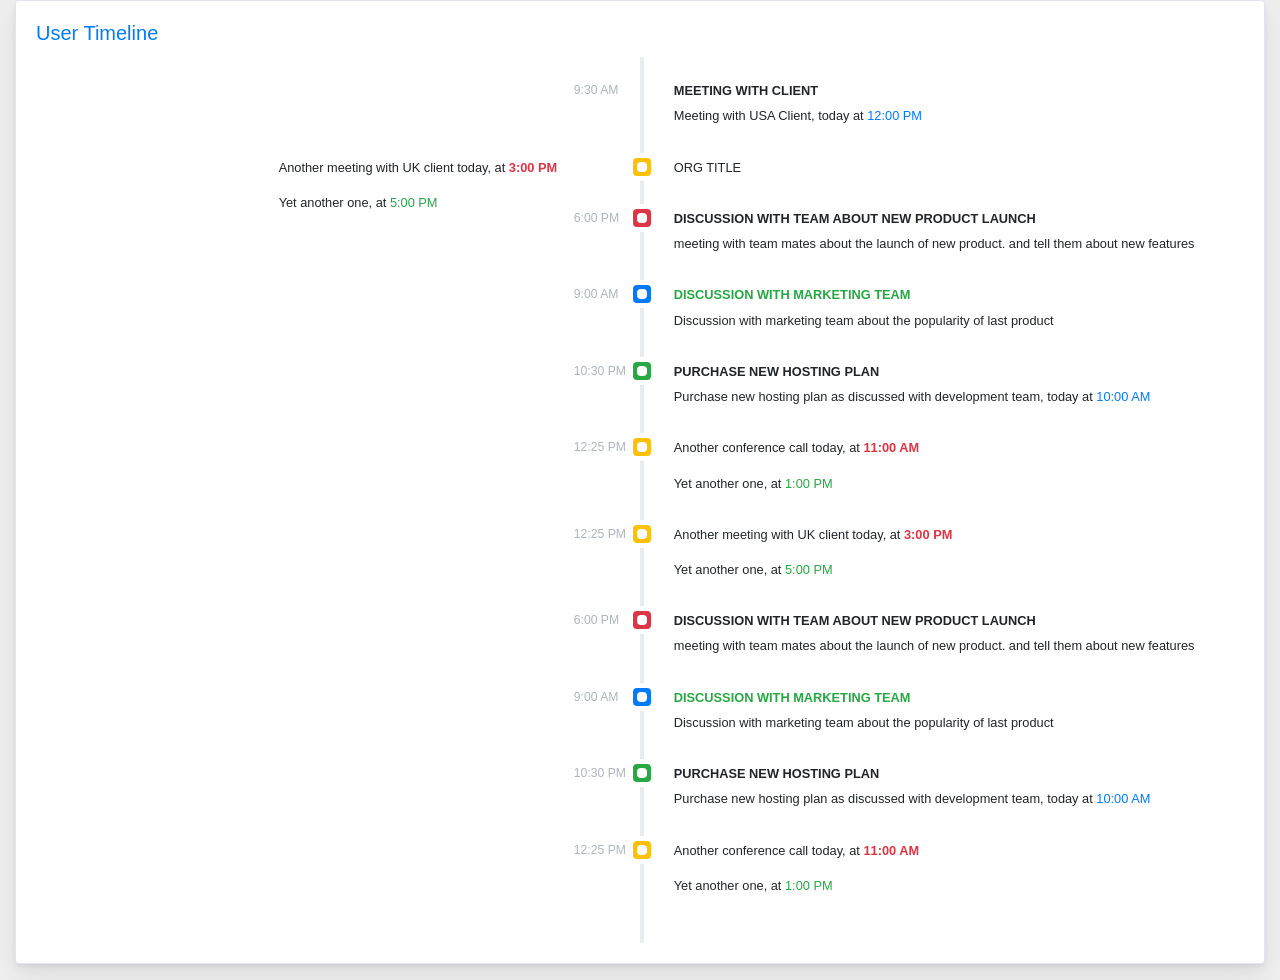
<file: index - Copy.html>
<!doctype html>
                        <html>
                            <head>
                                <meta charset='utf-8'>
                                <meta name='viewport' content='width=device-width, initial-scale=1'>
                                <title>Snippet - BBBootstrap</title>
                                <link href='https://stackpath.bootstrapcdn.com/bootstrap/4.3.1/css/bootstrap.min.css' rel='stylesheet'>
                                <link href='' rel='stylesheet'>
                                <style>body {
    background-color: #eee
}

.mt-70 {
    margin-top: 70px
}

.mb-70 {
    margin-bottom: 70px
}

.card {
    box-shadow: 0 0.46875rem 2.1875rem rgba(4, 9, 20, 0.03), 0 0.9375rem 1.40625rem rgba(4, 9, 20, 0.03), 0 0.25rem 0.53125rem rgba(4, 9, 20, 0.05), 0 0.125rem 0.1875rem rgba(4, 9, 20, 0.03);
    border-width: 0;
    transition: all .2s
}

.card {
    position: relative;
    display: flex;
    flex-direction: column;
    min-width: 0;
    word-wrap: break-word;
    background-color: #fff;
    background-clip: border-box;
    border: 1px solid rgba(26, 54, 126, 0.125);
    border-radius: .25rem
}

.card-body {
    flex: 1 1 auto;
    padding: 1.25rem
}

.scroll-area {
    overflow-x: hidden;
    height: 400px
}

.vertical-timeline {
    width: 100%;
    position: relative;
    padding: 1.5rem 0 1rem
}

.vertical-timeline::before {
    content: '';
    position: absolute;
    top: 0;
    left: 50%;
    height: 100%;
    width: 4px;
    background: #e9ecef;
    border-radius: .25rem
}

.vertical-timeline-element {
    position: relative;
    margin: 0 -15rem 1rem
}

.vertical-timeline--animate .vertical-timeline-element-icon.bounce-in {
    visibility: visible;
    animation: cd-bounce-1 .8s
}

.vertical-timeline-element-icon {
    position: absolute;
    top: 0;
    left: 49.6%
}

.vertical-timeline-element-icon .badge-dot-xl {
    box-shadow: 0 0 0 5px #fff
}

.badge-dot-xl {
    width: 18px;
    height: 18px;
    position: relative
}

.badge:empty {
    display: none
}

.badge-dot-xl::before {
    content: '';
    width: 10px;
    height: 10px;
    border-radius: .25rem;
    position: absolute;
    left: 50%;
    top: 50%;
    margin: -5px 0 0 -5px;
    background: #fff
}

.vertical-timeline-element-content {
    position: relative;
    margin-left: 52%;
    font-size: .8rem
}

.vertical-timeline-element-content .timeline-title {
    font-size: .8rem;
    text-transform: uppercase;
    margin: 0 0 .5rem;
    padding: 2px 0 0;
    font-weight: bold
}

.vertical-timeline-element-content .vertical-timeline-element-date {
    display: block;
    position: absolute;
    left: -100px;
    top: 0;
    padding-right: 10px;
    text-align: right;
    color: #adb5bd;
    font-size: .7619rem;
    white-space: nowrap
}

.vertical-timeline-element-content .vertical-timeline-left-element {
    display: block;
    position: absolute;
    left: -50%;
    top: 0;
    padding-left: 10px;
    text-align: left;
}

.vertical-timeline-element-content:after {
    content: "";
    display: table;
    clear: both
}
</style>
<script type='text/javascript' src='https://cdnjs.cloudflare.com/ajax/libs/jquery/3.2.1/jquery.min.js'></script>
<script type='text/javascript' src='https://stackpath.bootstrapcdn.com/bootstrap/4.3.1/js/bootstrap.bundle.min.js'></script>
<script type='text/javascript'></script>
</head>
<body>
<div>
     <div class="col-md-12">
         <div class="main-card mb-3 card">
             <div class="card-body">
                 <h5 class="card-title"><a href="home.html">User Timeline</a></h5>
                     <div class="vertical-timeline vertical-timeline--animate vertical-timeline--one-column">
                         <div class="vertical-timeline-item vertical-timeline-element">
                             <div> <span class="vertical-timeline-element-icon bounce-in"> <i class="badge badge-dot badge-dot-xl badge-success"></i> </span>
                                 <div class="vertical-timeline-element-content bounce-in">
                                     <h4 class="timeline-title">Meeting with client</h4>
                                     <p>Meeting with USA Client, today at <a href="javascript:void(0);" data-abc="true">12:00 PM</a></p> 
									 <span class="vertical-timeline-element-date">9:30 AM</span>
                                 </div>
                             </div>
                         </div>
                         <div class="vertical-timeline-item vertical-timeline-element">
                             <div> <span class="vertical-timeline-element-icon bounce-in"> <i class="badge badge-dot badge-dot-xl badge-warning"> </i> </span>
                                 <div class="vertical-timeline-element-content bounce-in">
                                     <p>ORG TITLE</p>
									 <span class="vertical-timeline-left-element">
									 <p>Another meeting with UK client today, at <b class="text-danger">3:00 PM</b></p>
                                     <p>Yet another one, at <span class="text-success">5:00 PM</span></p> 
									 </span>
                                 </div>
                             </div>
                         </div>
                         <div class="vertical-timeline-item vertical-timeline-element">
                             <div> <span class="vertical-timeline-element-icon bounce-in"> <i class="badge badge-dot badge-dot-xl badge-danger"> </i> </span>
                                 <div class="vertical-timeline-element-content bounce-in">
                                     <h4 class="timeline-title">Discussion with team about new product launch</h4>
                                     <p>meeting with team mates about the launch of new product. and tell them about new features</p> <span class="vertical-timeline-element-date">6:00 PM</span>
                                 </div>
                             </div>
                         </div>
                         <div class="vertical-timeline-item vertical-timeline-element">
                             <div> <span class="vertical-timeline-element-icon bounce-in"> <i class="badge badge-dot badge-dot-xl badge-primary"> </i> </span>
                                 <div class="vertical-timeline-element-content bounce-in">
                                     <h4 class="timeline-title text-success">Discussion with marketing team</h4>
                                     <p>Discussion with marketing team about the popularity of last product</p> <span class="vertical-timeline-element-date">9:00 AM</span>
                                 </div>
                             </div>
                         </div>
                         <div class="vertical-timeline-item vertical-timeline-element">
                             <div> <span class="vertical-timeline-element-icon bounce-in"> <i class="badge badge-dot badge-dot-xl badge-success"> </i> </span>
                                 <div class="vertical-timeline-element-content bounce-in">
                                     <h4 class="timeline-title">Purchase new hosting plan</h4>
                                     <p>Purchase new hosting plan as discussed with development team, today at <a href="javascript:void(0);" data-abc="true">10:00 AM</a></p> <span class="vertical-timeline-element-date">10:30 PM</span>
                                 </div>
                             </div>
                         </div>
                         <div class="vertical-timeline-item vertical-timeline-element">
                             <div> <span class="vertical-timeline-element-icon bounce-in"> <i class="badge badge-dot badge-dot-xl badge-warning"> </i> </span>
                                 <div class="vertical-timeline-element-content bounce-in">
                                     <p>Another conference call today, at <b class="text-danger">11:00 AM</b></p>
                                     <p>Yet another one, at <span class="text-success">1:00 PM</span></p> <span class="vertical-timeline-element-date">12:25 PM</span>
                                 </div>
                             </div>
                         </div>
                         <div class="vertical-timeline-item vertical-timeline-element">
                             <div> <span class="vertical-timeline-element-icon bounce-in"> <i class="badge badge-dot badge-dot-xl badge-warning"> </i> </span>
                                 <div class="vertical-timeline-element-content bounce-in">
                                     <p>Another meeting with UK client today, at <b class="text-danger">3:00 PM</b></p>
                                     <p>Yet another one, at <span class="text-success">5:00 PM</span></p> <span class="vertical-timeline-element-date">12:25 PM</span>
                                 </div>
                             </div>
                         </div>
                         <div class="vertical-timeline-item vertical-timeline-element">
                             <div> <span class="vertical-timeline-element-icon bounce-in"> <i class="badge badge-dot badge-dot-xl badge-danger"> </i> </span>
                                 <div class="vertical-timeline-element-content bounce-in">
                                     <h4 class="timeline-title">Discussion with team about new product launch</h4>
                                     <p>meeting with team mates about the launch of new product. and tell them about new features</p> <span class="vertical-timeline-element-date">6:00 PM</span>
                                 </div>
                             </div>
                         </div>
                         <div class="vertical-timeline-item vertical-timeline-element">
                             <div> <span class="vertical-timeline-element-icon bounce-in"> <i class="badge badge-dot badge-dot-xl badge-primary"> </i> </span>
                                 <div class="vertical-timeline-element-content bounce-in">
                                     <h4 class="timeline-title text-success">Discussion with marketing team</h4>
                                     <p>Discussion with marketing team about the popularity of last product</p> <span class="vertical-timeline-element-date">9:00 AM</span>
                                 </div>
                             </div>
                         </div>
                         <div class="vertical-timeline-item vertical-timeline-element">
                             <div> <span class="vertical-timeline-element-icon bounce-in"> <i class="badge badge-dot badge-dot-xl badge-success"> </i> </span>
                                 <div class="vertical-timeline-element-content bounce-in">
                                     <h4 class="timeline-title">Purchase new hosting plan</h4>
                                     <p>Purchase new hosting plan as discussed with development team, today at <a href="javascript:void(0);" data-abc="true">10:00 AM</a></p> <span class="vertical-timeline-element-date">10:30 PM</span>
                                 </div>
                             </div>
                         </div>
                         <div class="vertical-timeline-item vertical-timeline-element">
                             <div> <span class="vertical-timeline-element-icon bounce-in"> <i class="badge badge-dot badge-dot-xl badge-warning"> </i> </span>
                                 <div class="vertical-timeline-element-content bounce-in">
                                     <p>Another conference call today, at <b class="text-danger">11:00 AM</b></p>
                                     <p>Yet another one, at <span class="text-success">1:00 PM</span></p> <span class="vertical-timeline-element-date">12:25 PM</span>
                                 </div>
                             </div>
                         </div>
                     </div>
             </div>
         </div>
     </div>
 </div>
                            </body>
                        </html>
</file>
